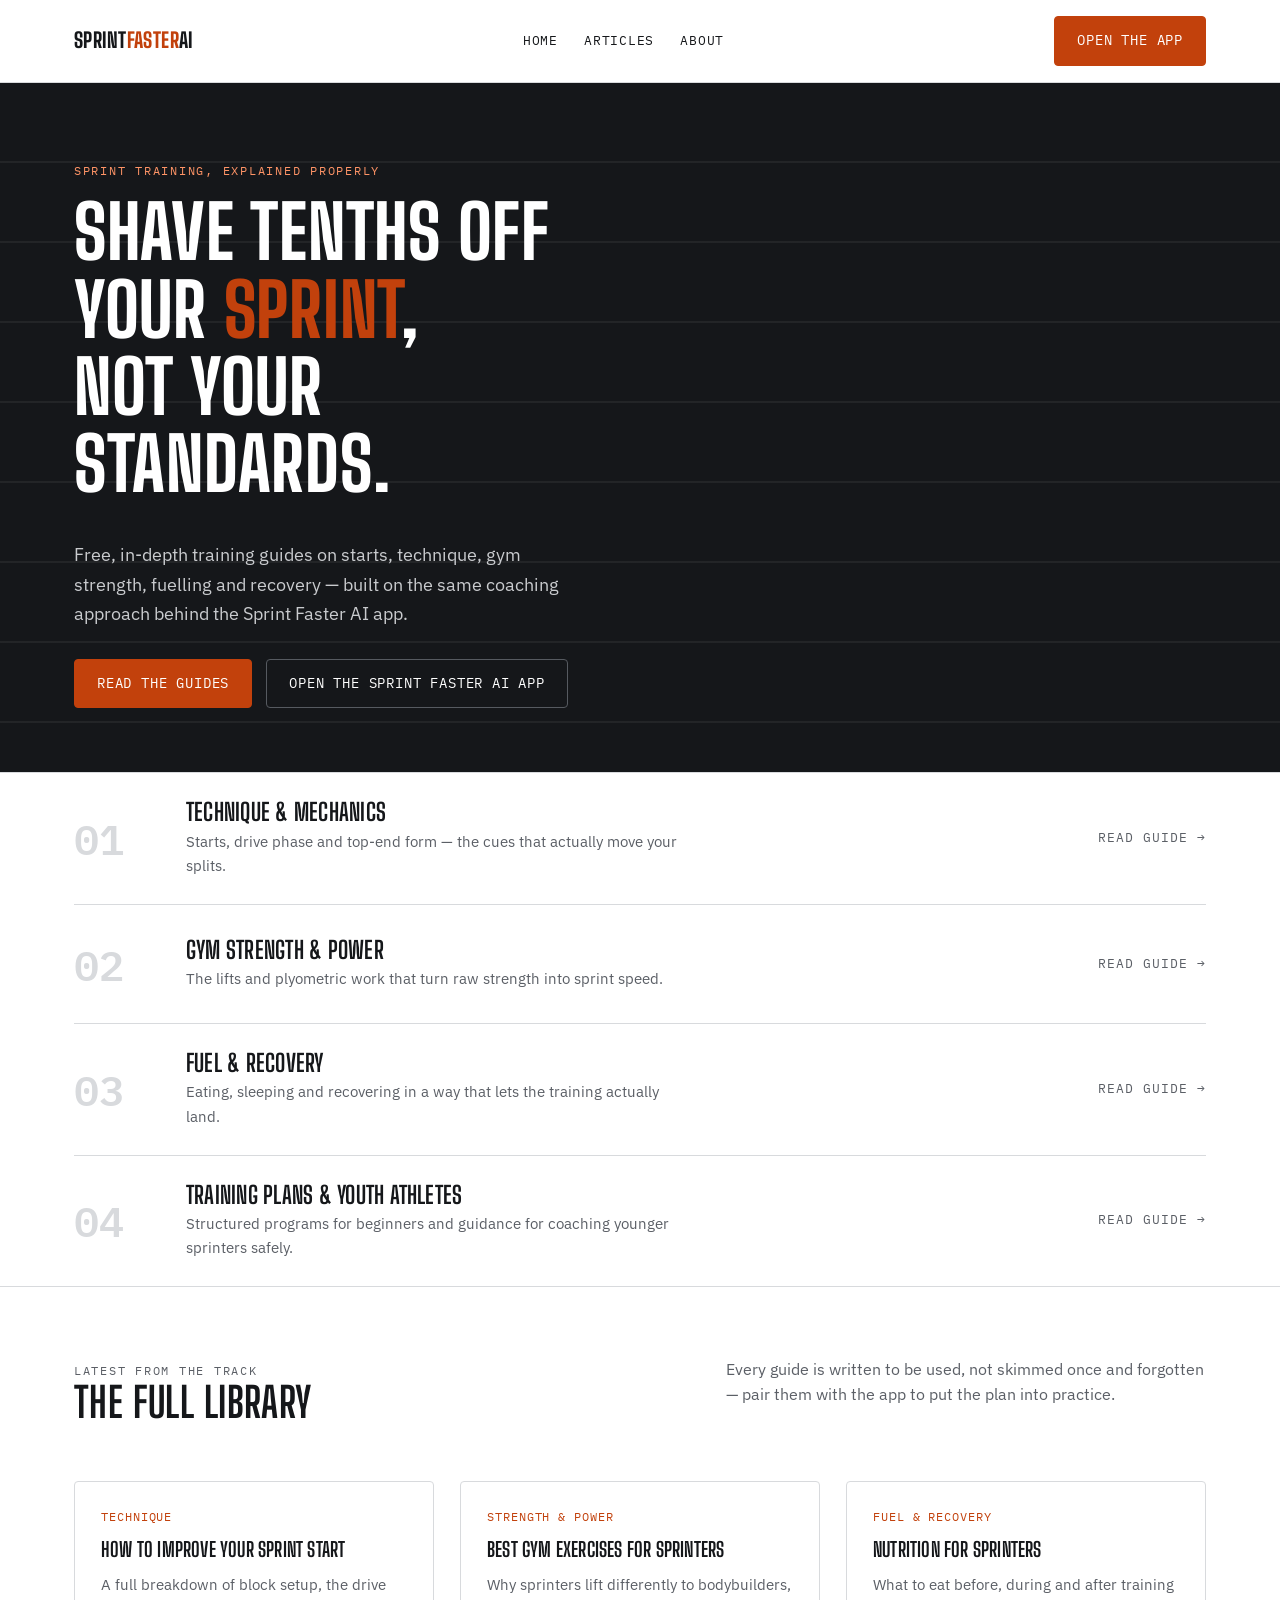
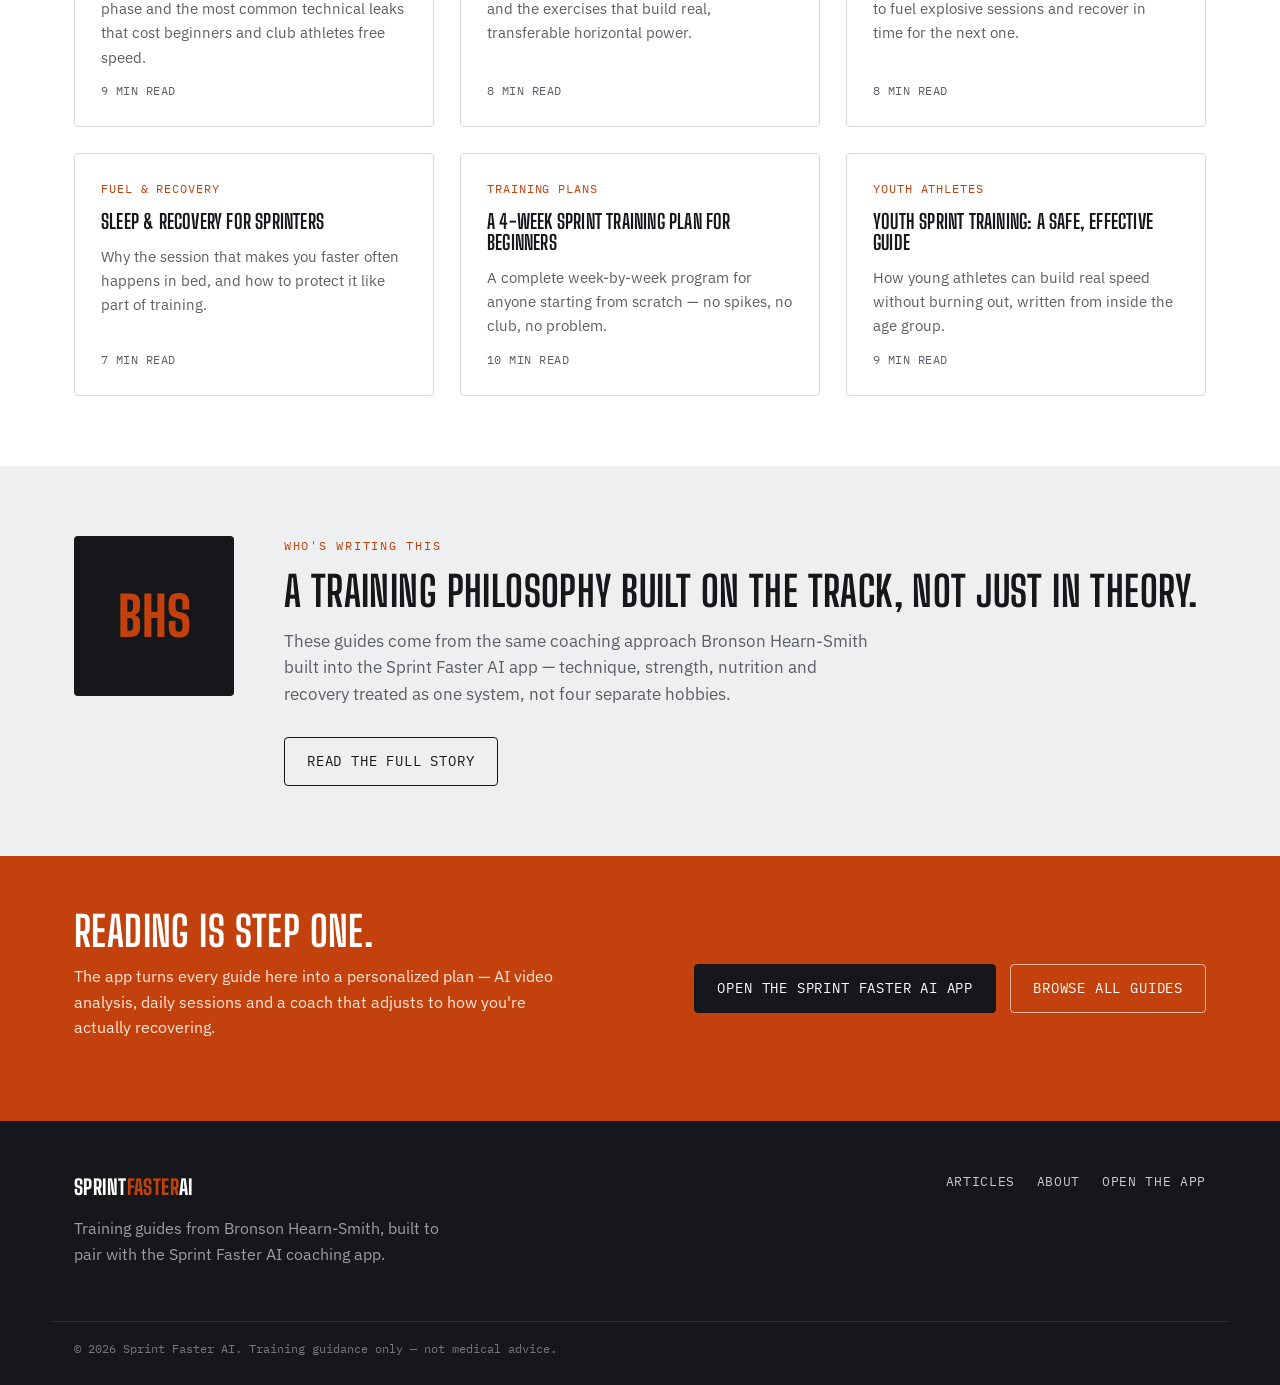
<file: index.html>
<!DOCTYPE html>
<html lang="en">
<head>
<meta charset="UTF-8">
<meta name="viewport" content="width=device-width, initial-scale=1.0">
<title>Sprint Faster AI — Sprint Training Guides, Technique &amp; Coaching Tips</title>
<meta name="description" content="Free, in-depth sprint training guides on starts, technique, gym strength, nutrition and recovery — from the coaching philosophy behind the Sprint Faster AI app.">
<link rel="canonical" href="https://sprintfasterai.com/">
<meta property="og:type" content="website">
<meta property="og:title" content="Sprint Faster AI — Sprint Training Guides, Technique & Coaching Tips">
<meta property="og:description" content="Free, in-depth sprint training guides on starts, technique, gym strength, nutrition and recovery.">
<meta property="og:url" content="https://sprintfasterai.com/">
<link rel="icon" href="data:image/svg+xml,%3Csvg xmlns='http://www.w3.org/2000/svg' viewBox='0 0 32 32'%3E%3Crect width='32' height='32' rx='6' fill='%23c2410c'/%3E%3Crect x='4' y='14' width='24' height='4' fill='white'/%3E%3C/svg%3E">
<link rel="preconnect" href="https://fonts.googleapis.com">
<link rel="preconnect" href="https://fonts.gstatic.com" crossorigin>
<link href="https://fonts.googleapis.com/css2?family=Big+Shoulders+Display:wght@700;800&family=IBM+Plex+Mono:wght@500;600&family=IBM+Plex+Sans:wght@400;500;600&display=swap" rel="stylesheet">
<link rel="stylesheet" href="/css/styles.css">
<script type="application/ld+json">
{
  "@context": "https://schema.org",
  "@type": "WebSite",
  "name": "Sprint Faster AI",
  "url": "https://sprintfasterai.com/",
  "description": "Sprint training guides on technique, strength, nutrition and recovery."
}
</script>
</head>
<body>
<a class="skip-link" href="#main">Skip to content</a>

<header class="site-header">
  <div class="wrap header-inner">
    <a href="/" class="logo">SPRINT<span>FASTER</span>AI</a>
    <nav class="site-nav" aria-label="Primary">
      <a href="/">Home</a>
      <a href="/blog/">Articles</a>
      <a href="/about.html">About</a>
    </nav>
    <a class="btn btn-primary" href="https://studio.com/apps/bronson/sprintfasterai">Open the App</a>
  </div>
</header>

<main id="main">

  <section class="hero">
    <div class="wrap">
      <p class="eyebrow" style="color:#ff9466">Sprint training, explained properly</p>
      <h1>Shave tenths off your <em>sprint</em>,<br>not your standards.</h1>
      <p class="hero-sub">Free, in-depth training guides on starts, technique, gym strength, fuelling and recovery — built on the same coaching approach behind the Sprint Faster AI app.</p>
      <div class="hero-actions">
        <a class="btn btn-primary" href="/blog/">Read the guides</a>
        <a class="btn btn-ghost" href="https://studio.com/apps/bronson/sprintfasterai">Open the Sprint Faster AI app</a>
      </div>
    </div>
  </section>

  <section class="lanes">
    <div class="wrap">

      <a class="lane" href="/blog/sprint-start-technique.html">
        <span class="lane-num">01</span>
        <span class="lane-body">
          <h3>Technique &amp; Mechanics</h3>
          <p>Starts, drive phase and top-end form — the cues that actually move your splits.</p>
        </span>
        <span class="lane-go">Read guide →</span>
      </a>

      <a class="lane" href="/blog/gym-exercises-for-sprinters.html">
        <span class="lane-num">02</span>
        <span class="lane-body">
          <h3>Gym Strength &amp; Power</h3>
          <p>The lifts and plyometric work that turn raw strength into sprint speed.</p>
        </span>
        <span class="lane-go">Read guide →</span>
      </a>

      <a class="lane" href="/blog/nutrition-for-sprinters.html">
        <span class="lane-num">03</span>
        <span class="lane-body">
          <h3>Fuel &amp; Recovery</h3>
          <p>Eating, sleeping and recovering in a way that lets the training actually land.</p>
        </span>
        <span class="lane-go">Read guide →</span>
      </a>

      <a class="lane" href="/blog/beginner-sprint-training-plan.html">
        <span class="lane-num">04</span>
        <span class="lane-body">
          <h3>Training Plans &amp; Youth Athletes</h3>
          <p>Structured programs for beginners and guidance for coaching younger sprinters safely.</p>
        </span>
        <span class="lane-go">Read guide →</span>
      </a>

    </div>
  </section>

  <section class="section">
    <div class="wrap">
      <div class="section-head">
        <div>
          <p class="eyebrow">Latest from the track</p>
          <h2>The full library</h2>
        </div>
        <p>Every guide is written to be used, not skimmed once and forgotten — pair them with the app to put the plan into practice.</p>
      </div>

      <div class="card-grid">

        <article class="post-card">
          <span class="post-tag">Technique</span>
          <h3><a href="/blog/sprint-start-technique.html">How to Improve Your Sprint Start</a></h3>
          <p class="post-excerpt">A full breakdown of block setup, the drive phase and the most common technical leaks that cost beginners and club athletes free speed.</p>
          <span class="post-meta">9 min read</span>
        </article>

        <article class="post-card">
          <span class="post-tag">Strength &amp; Power</span>
          <h3><a href="/blog/gym-exercises-for-sprinters.html">Best Gym Exercises for Sprinters</a></h3>
          <p class="post-excerpt">Why sprinters lift differently to bodybuilders, and the exercises that build real, transferable horizontal power.</p>
          <span class="post-meta">8 min read</span>
        </article>

        <article class="post-card">
          <span class="post-tag">Fuel &amp; Recovery</span>
          <h3><a href="/blog/nutrition-for-sprinters.html">Nutrition for Sprinters</a></h3>
          <p class="post-excerpt">What to eat before, during and after training to fuel explosive sessions and recover in time for the next one.</p>
          <span class="post-meta">8 min read</span>
        </article>

        <article class="post-card">
          <span class="post-tag">Fuel &amp; Recovery</span>
          <h3><a href="/blog/sleep-recovery-for-sprinters.html">Sleep &amp; Recovery for Sprinters</a></h3>
          <p class="post-excerpt">Why the session that makes you faster often happens in bed, and how to protect it like part of training.</p>
          <span class="post-meta">7 min read</span>
        </article>

        <article class="post-card">
          <span class="post-tag">Training Plans</span>
          <h3><a href="/blog/beginner-sprint-training-plan.html">A 4-Week Sprint Training Plan for Beginners</a></h3>
          <p class="post-excerpt">A complete week-by-week program for anyone starting from scratch — no spikes, no club, no problem.</p>
          <span class="post-meta">10 min read</span>
        </article>

        <article class="post-card">
          <span class="post-tag">Youth Athletes</span>
          <h3><a href="/blog/youth-sprint-training-guide.html">Youth Sprint Training: A Safe, Effective Guide</a></h3>
          <p class="post-excerpt">How young athletes can build real speed without burning out, written from inside the age group.</p>
          <span class="post-meta">9 min read</span>
        </article>

      </div>
    </div>
  </section>

  <section class="section section-alt">
    <div class="wrap bio-grid" style="grid-template-columns: 160px 1fr;">
      <div class="bio-mark" aria-hidden="true">BHS</div>
      <div>
        <p class="eyebrow">Who's writing this</p>
        <h2 style="margin-bottom:14px;">A training philosophy built on the track, not just in theory.</h2>
        <p style="max-width:60ch;color:var(--asphalt);font-size:1.05rem;">These guides come from the same coaching approach Bronson Hearn-Smith built into the Sprint Faster AI app — technique, strength, nutrition and recovery treated as one system, not four separate hobbies.</p>
        <a class="btn btn-ghost" href="/about.html" style="margin-top:10px;">Read the full story</a>
      </div>
    </div>
  </section>

  <section class="cta-band">
    <div class="wrap cta-flex">
      <div>
        <h2>Reading is step one.</h2>
        <p>The app turns every guide here into a personalized plan — AI video analysis, daily sessions and a coach that adjusts to how you're actually recovering.</p>
      </div>
      <div class="hero-actions" style="margin-top:0;">
        <a class="btn btn-primary" href="https://studio.com/apps/bronson/sprintfasterai">Open the Sprint Faster AI app</a>
        <a class="btn btn-ghost" href="/blog/">Browse all guides</a>
      </div>
    </div>
  </section>

</main>

<footer class="site-footer">
  <div class="wrap footer-inner">
    <div>
      <a href="/" class="logo">SPRINT<span>FASTER</span>AI</a>
      <p>Training guides from Bronson Hearn-Smith, built to pair with the Sprint Faster AI coaching app.</p>
    </div>
    <nav class="footer-links" aria-label="Footer">
      <a href="/blog/">Articles</a>
      <a href="/about.html">About</a>
      <a href="https://studio.com/apps/bronson/sprintfasterai">Open the App</a>
    </nav>
  </div>
  <div class="wrap footer-bottom">© 2026 Sprint Faster AI. Training guidance only — not medical advice.</div>
</footer>

</body>
</html>
</file>
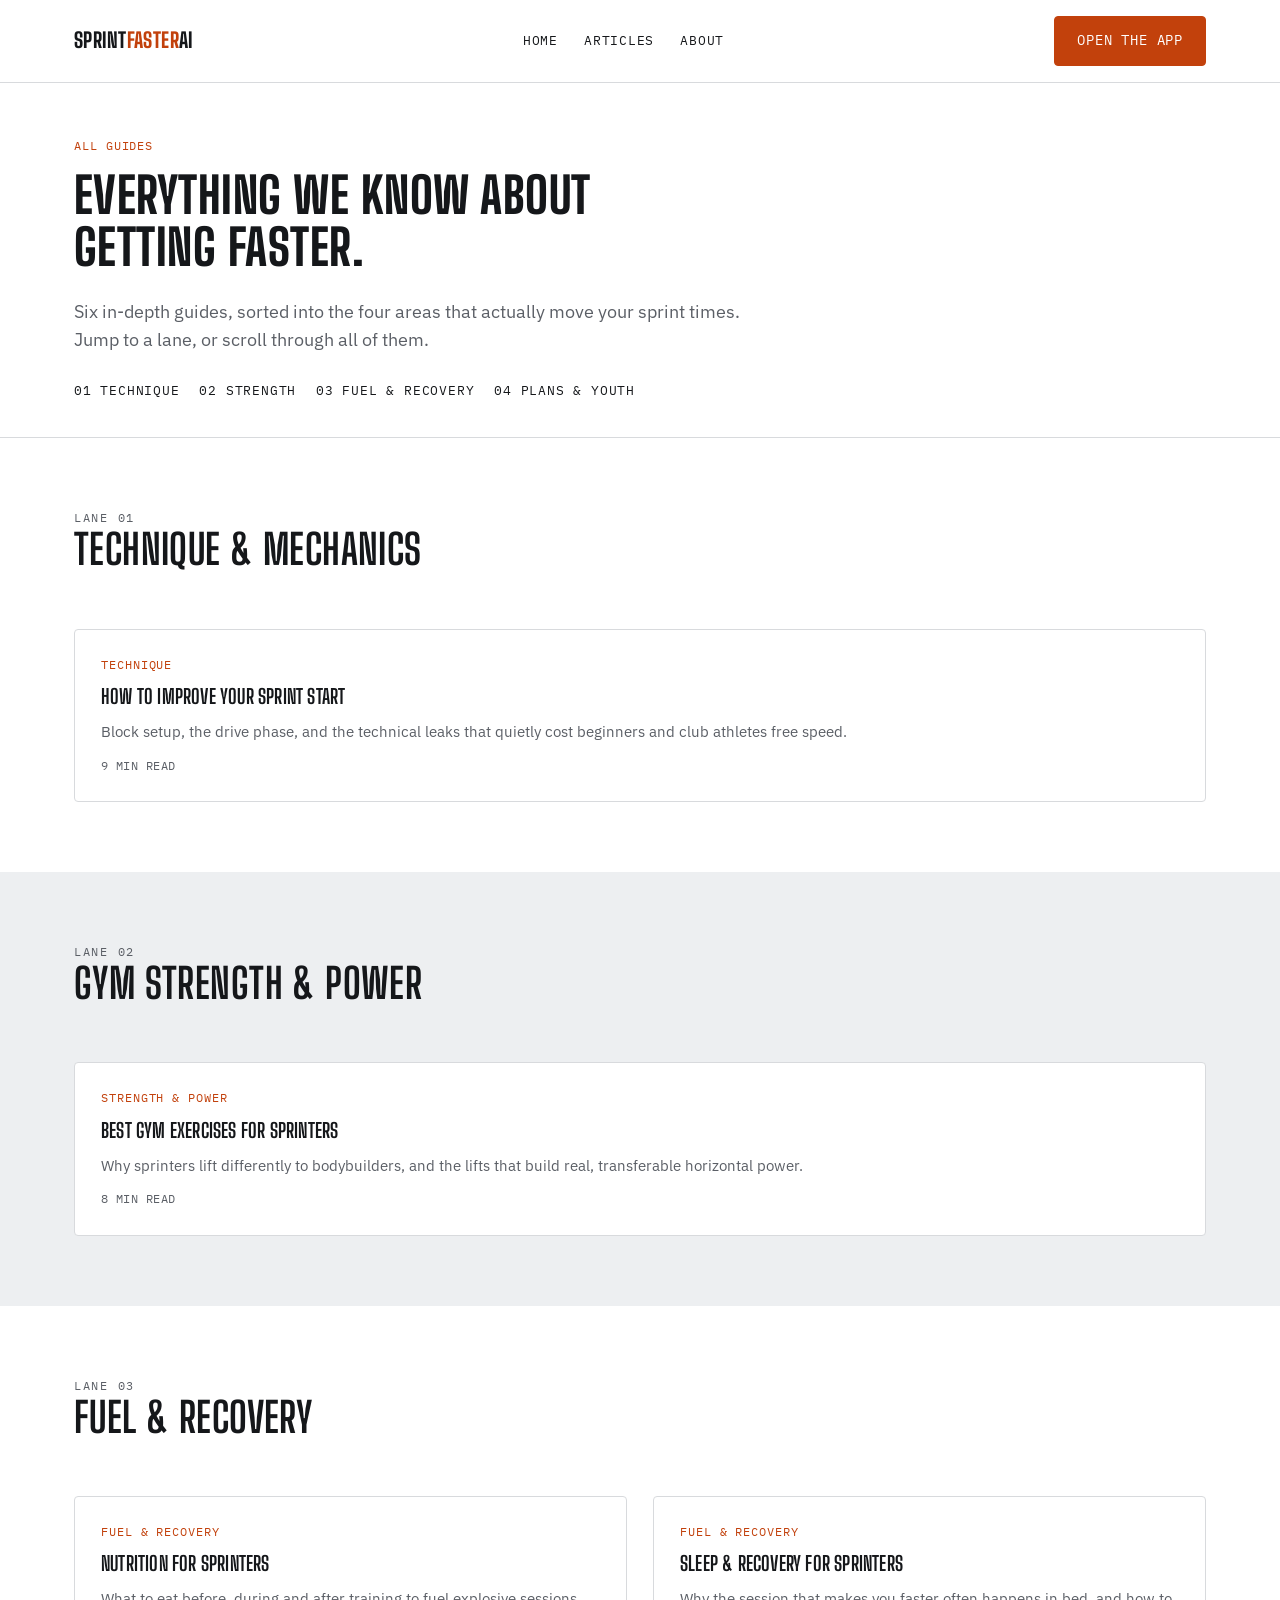
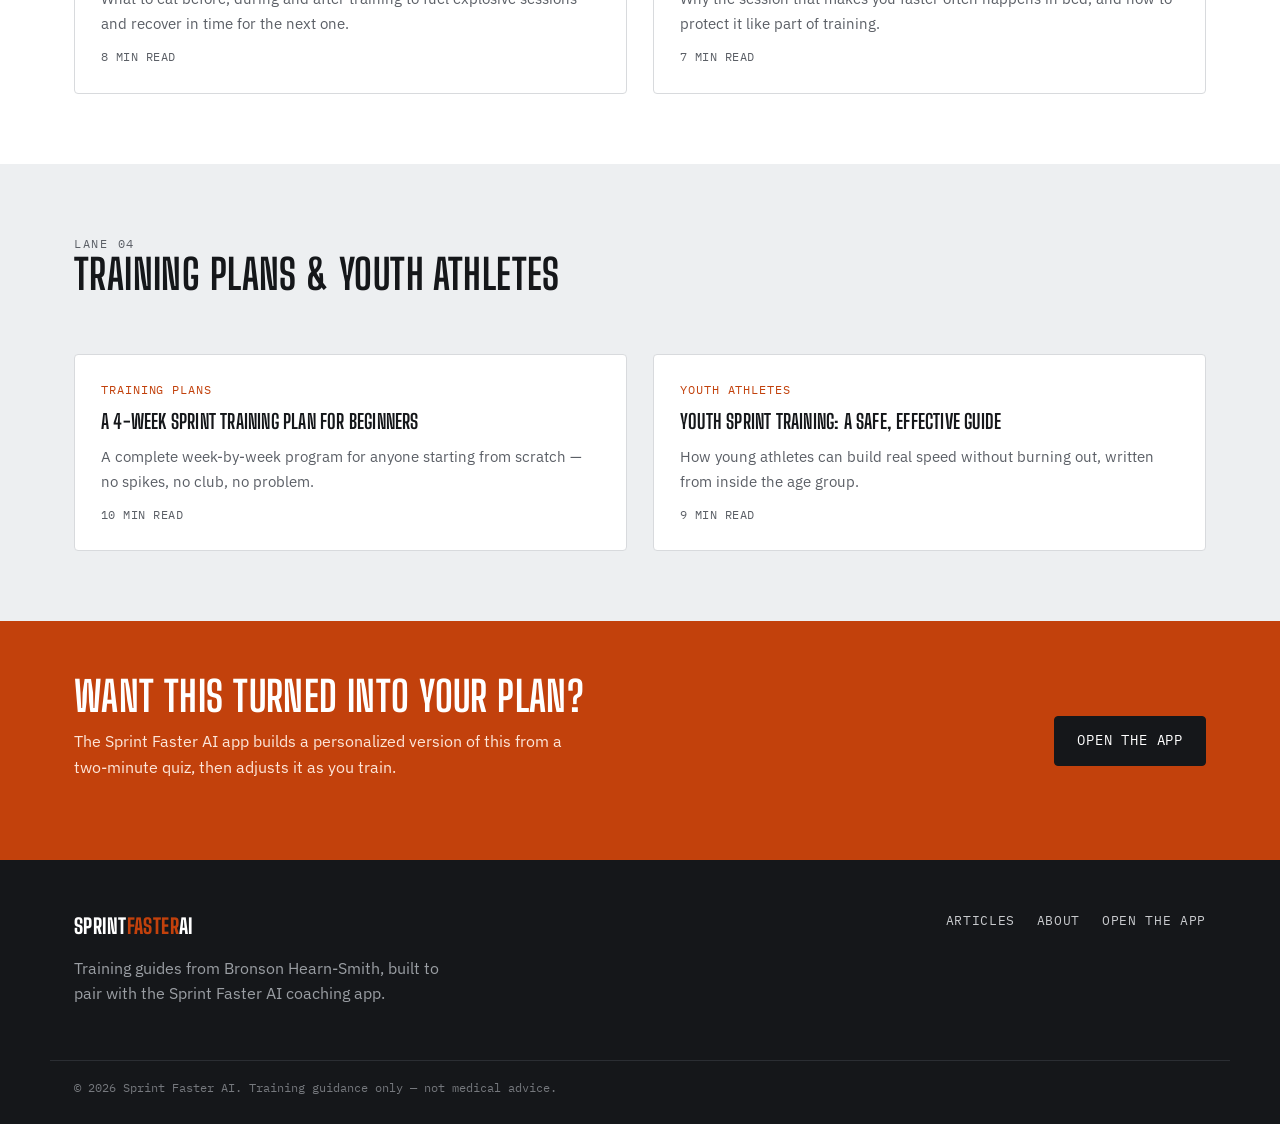
<file: blog/index.html>
<!DOCTYPE html>
<html lang="en">
<head>
<meta charset="UTF-8">
<meta name="viewport" content="width=device-width, initial-scale=1.0">
<title>Sprint Training Articles &amp; Guides | Sprint Faster AI</title>
<meta name="description" content="Sprint training guides covering technique, gym strength, nutrition, recovery and youth athlete programming.">
<link rel="canonical" href="https://sprintfasterai.com/blog/">
<link rel="icon" href="data:image/svg+xml,%3Csvg xmlns='http://www.w3.org/2000/svg' viewBox='0 0 32 32'%3E%3Crect width='32' height='32' rx='6' fill='%23c2410c'/%3E%3Crect x='4' y='14' width='24' height='4' fill='white'/%3E%3C/svg%3E">
<link rel="preconnect" href="https://fonts.googleapis.com">
<link rel="preconnect" href="https://fonts.gstatic.com" crossorigin>
<link href="https://fonts.googleapis.com/css2?family=Big+Shoulders+Display:wght@700;800&family=IBM+Plex+Mono:wght@500;600&family=IBM+Plex+Sans:wght@400;500;600&display=swap" rel="stylesheet">
<link rel="stylesheet" href="/css/styles.css">
</head>
<body>
<a class="skip-link" href="#main">Skip to content</a>

<header class="site-header">
  <div class="wrap header-inner">
    <a href="/" class="logo">SPRINT<span>FASTER</span>AI</a>
    <nav class="site-nav" aria-label="Primary">
      <a href="/">Home</a>
      <a href="/blog/">Articles</a>
      <a href="/about.html">About</a>
    </nav>
    <a class="btn btn-primary" href="https://studio.com/apps/bronson/sprintfasterai">Open the App</a>
  </div>
</header>

<main id="main">

  <header class="article-head">
    <div class="wrap">
      <span class="post-tag">All guides</span>
      <h1>Everything we know about getting faster.</h1>
      <p class="dek">Six in-depth guides, sorted into the four areas that actually move your sprint times. Jump to a lane, or scroll through all of them.</p>
      <nav class="site-nav" aria-label="Jump to section" style="margin-top:26px; gap:20px;">
        <a href="#technique">01 Technique</a>
        <a href="#strength">02 Strength</a>
        <a href="#fuel">03 Fuel &amp; Recovery</a>
        <a href="#plans">04 Plans &amp; Youth</a>
      </nav>
    </div>
  </header>

  <section class="section" id="technique">
    <div class="wrap">
      <div class="section-head">
        <div><p class="eyebrow">Lane 01</p><h2>Technique &amp; mechanics</h2></div>
      </div>
      <div class="card-grid">
        <article class="post-card">
          <span class="post-tag">Technique</span>
          <h3><a href="/blog/sprint-start-technique.html">How to Improve Your Sprint Start</a></h3>
          <p class="post-excerpt">Block setup, the drive phase, and the technical leaks that quietly cost beginners and club athletes free speed.</p>
          <span class="post-meta">9 min read</span>
        </article>
      </div>
    </div>
  </section>

  <section class="section section-alt" id="strength">
    <div class="wrap">
      <div class="section-head">
        <div><p class="eyebrow">Lane 02</p><h2>Gym strength &amp; power</h2></div>
      </div>
      <div class="card-grid">
        <article class="post-card">
          <span class="post-tag">Strength &amp; Power</span>
          <h3><a href="/blog/gym-exercises-for-sprinters.html">Best Gym Exercises for Sprinters</a></h3>
          <p class="post-excerpt">Why sprinters lift differently to bodybuilders, and the lifts that build real, transferable horizontal power.</p>
          <span class="post-meta">8 min read</span>
        </article>
      </div>
    </div>
  </section>

  <section class="section" id="fuel">
    <div class="wrap">
      <div class="section-head">
        <div><p class="eyebrow">Lane 03</p><h2>Fuel &amp; recovery</h2></div>
      </div>
      <div class="card-grid">
        <article class="post-card">
          <span class="post-tag">Fuel &amp; Recovery</span>
          <h3><a href="/blog/nutrition-for-sprinters.html">Nutrition for Sprinters</a></h3>
          <p class="post-excerpt">What to eat before, during and after training to fuel explosive sessions and recover in time for the next one.</p>
          <span class="post-meta">8 min read</span>
        </article>
        <article class="post-card">
          <span class="post-tag">Fuel &amp; Recovery</span>
          <h3><a href="/blog/sleep-recovery-for-sprinters.html">Sleep &amp; Recovery for Sprinters</a></h3>
          <p class="post-excerpt">Why the session that makes you faster often happens in bed, and how to protect it like part of training.</p>
          <span class="post-meta">7 min read</span>
        </article>
      </div>
    </div>
  </section>

  <section class="section section-alt" id="plans">
    <div class="wrap">
      <div class="section-head">
        <div><p class="eyebrow">Lane 04</p><h2>Training plans &amp; youth athletes</h2></div>
      </div>
      <div class="card-grid">
        <article class="post-card">
          <span class="post-tag">Training Plans</span>
          <h3><a href="/blog/beginner-sprint-training-plan.html">A 4-Week Sprint Training Plan for Beginners</a></h3>
          <p class="post-excerpt">A complete week-by-week program for anyone starting from scratch — no spikes, no club, no problem.</p>
          <span class="post-meta">10 min read</span>
        </article>
        <article class="post-card">
          <span class="post-tag">Youth Athletes</span>
          <h3><a href="/blog/youth-sprint-training-guide.html">Youth Sprint Training: A Safe, Effective Guide</a></h3>
          <p class="post-excerpt">How young athletes can build real speed without burning out, written from inside the age group.</p>
          <span class="post-meta">9 min read</span>
        </article>
      </div>
    </div>
  </section>

  <section class="cta-band">
    <div class="wrap cta-flex">
      <div>
        <h2>Want this turned into your plan?</h2>
        <p>The Sprint Faster AI app builds a personalized version of this from a two-minute quiz, then adjusts it as you train.</p>
      </div>
      <a class="btn btn-primary" href="https://studio.com/apps/bronson/sprintfasterai">Open the App</a>
    </div>
  </section>

</main>

<footer class="site-footer">
  <div class="wrap footer-inner">
    <div>
      <a href="/" class="logo">SPRINT<span>FASTER</span>AI</a>
      <p>Training guides from Bronson Hearn-Smith, built to pair with the Sprint Faster AI coaching app.</p>
    </div>
    <nav class="footer-links" aria-label="Footer">
      <a href="/blog/">Articles</a>
      <a href="/about.html">About</a>
      <a href="https://studio.com/apps/bronson/sprintfasterai">Open the App</a>
    </nav>
  </div>
  <div class="wrap footer-bottom">© 2026 Sprint Faster AI. Training guidance only — not medical advice.</div>
</footer>

</body>
</html>
</file>
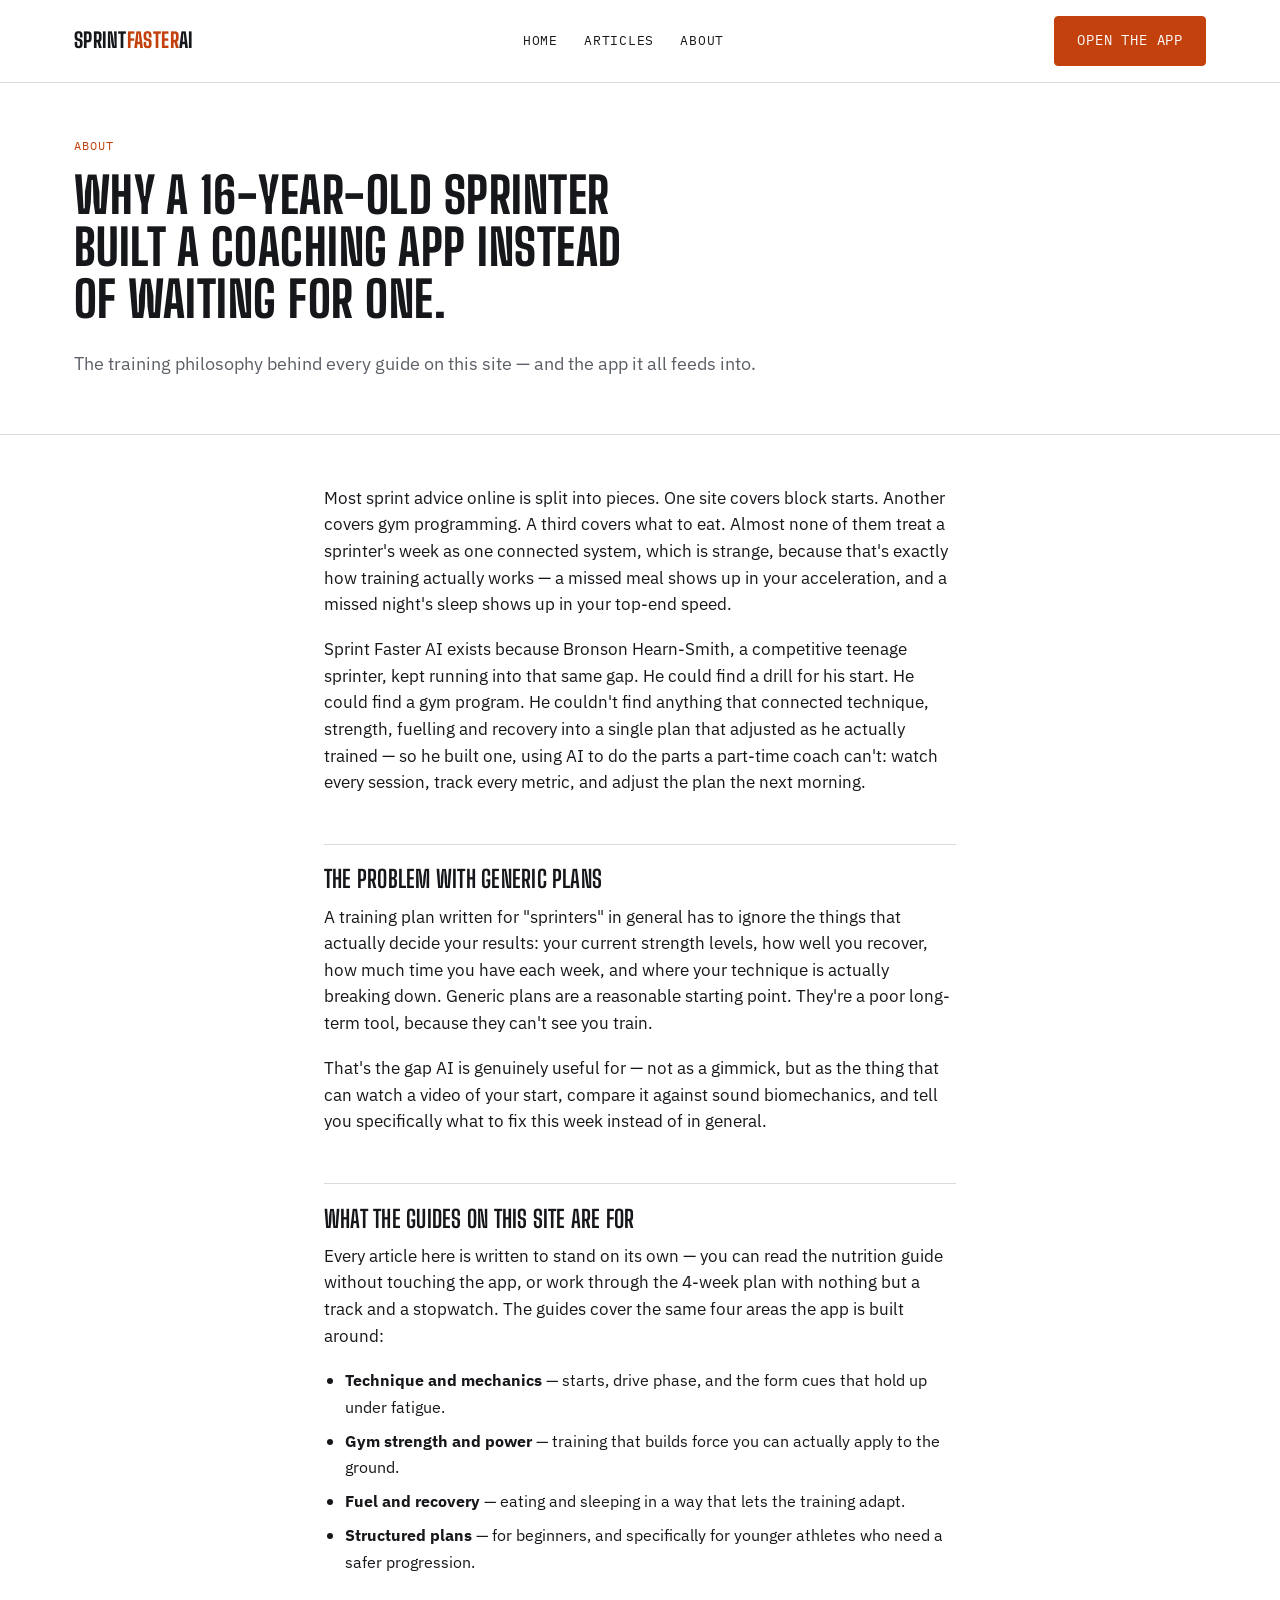
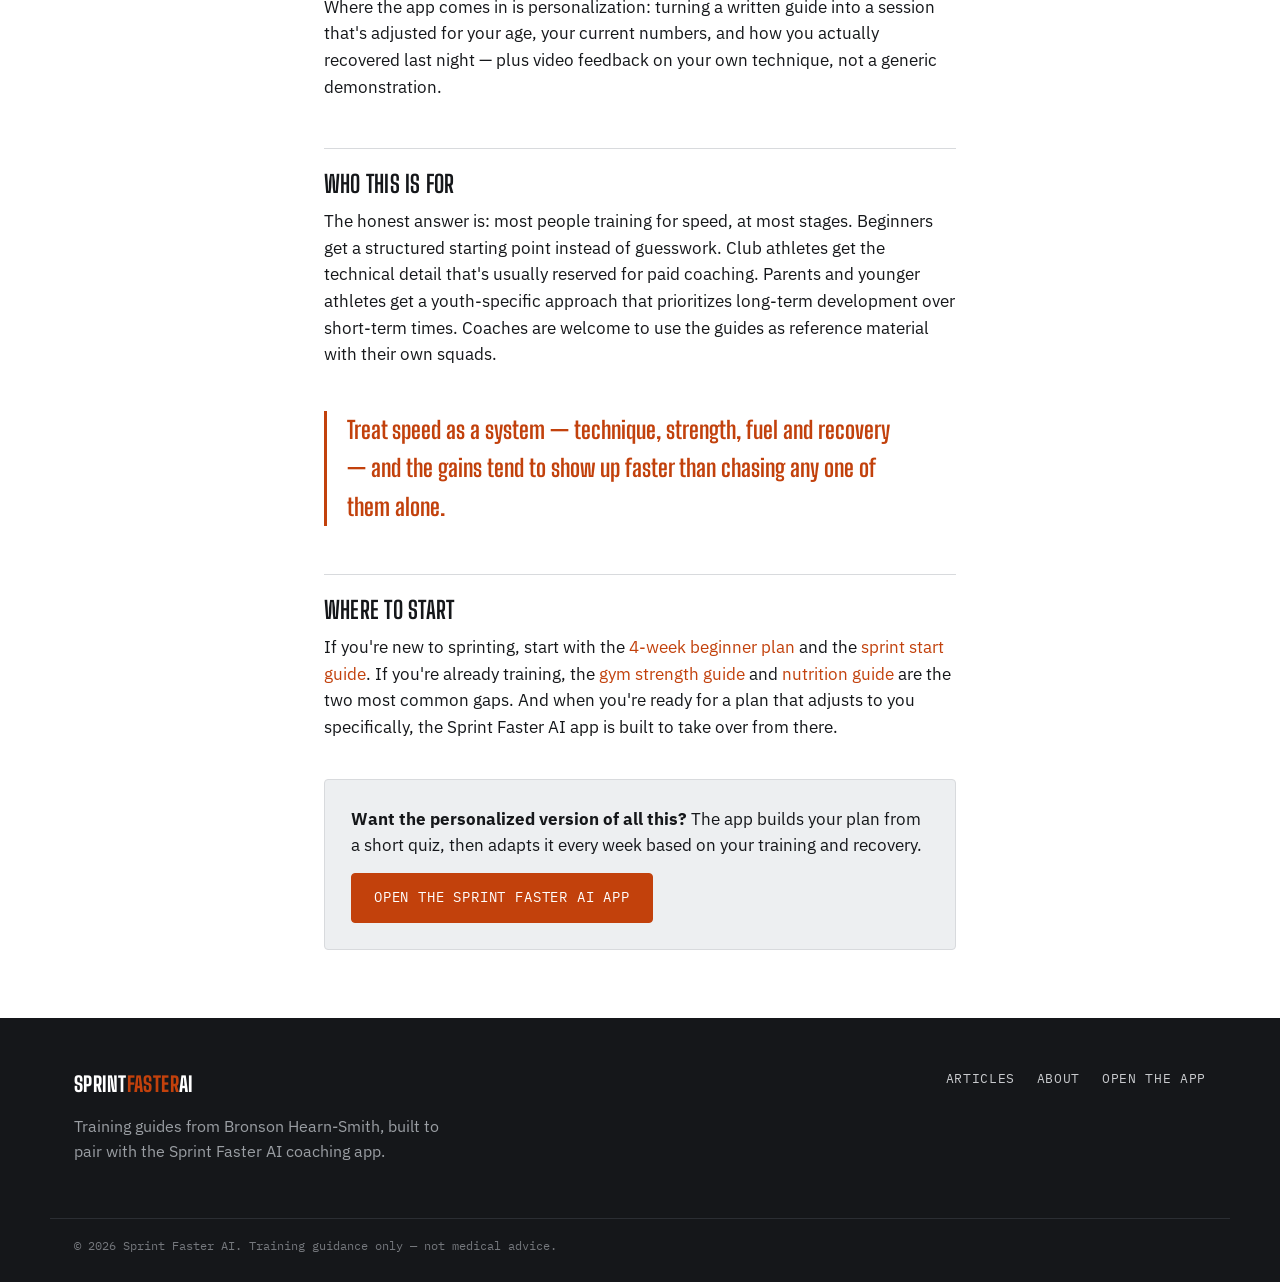
<file: about.html>
<!DOCTYPE html>
<html lang="en">
<head>
<meta charset="UTF-8">
<meta name="viewport" content="width=device-width, initial-scale=1.0">
<title>About Bronson Hearn-Smith | Sprint Faster AI</title>
<meta name="description" content="The story behind Sprint Faster AI — built by 16-year-old sprinter Bronson Hearn-Smith to combine technique, strength, nutrition and recovery into one training system.">
<link rel="canonical" href="https://sprintfasterai.com/about.html">
<link rel="icon" href="data:image/svg+xml,%3Csvg xmlns='http://www.w3.org/2000/svg' viewBox='0 0 32 32'%3E%3Crect width='32' height='32' rx='6' fill='%23c2410c'/%3E%3Crect x='4' y='14' width='24' height='4' fill='white'/%3E%3C/svg%3E">
<link rel="preconnect" href="https://fonts.googleapis.com">
<link rel="preconnect" href="https://fonts.gstatic.com" crossorigin>
<link href="https://fonts.googleapis.com/css2?family=Big+Shoulders+Display:wght@700;800&family=IBM+Plex+Mono:wght@500;600&family=IBM+Plex+Sans:wght@400;500;600&display=swap" rel="stylesheet">
<link rel="stylesheet" href="/css/styles.css">
</head>
<body>
<a class="skip-link" href="#main">Skip to content</a>

<header class="site-header">
  <div class="wrap header-inner">
    <a href="/" class="logo">SPRINT<span>FASTER</span>AI</a>
    <nav class="site-nav" aria-label="Primary">
      <a href="/">Home</a>
      <a href="/blog/">Articles</a>
      <a href="/about.html">About</a>
    </nav>
    <a class="btn btn-primary" href="https://studio.com/apps/bronson/sprintfasterai">Open the App</a>
  </div>
</header>

<main id="main">

  <header class="article-head">
    <div class="wrap">
      <span class="post-tag">About</span>
      <h1>Why a 16-year-old sprinter built a coaching app instead of waiting for one.</h1>
      <p class="dek">The training philosophy behind every guide on this site — and the app it all feeds into.</p>
    </div>
  </header>

  <div class="prose">

    <p>Most sprint advice online is split into pieces. One site covers block starts. Another covers gym programming. A third covers what to eat. Almost none of them treat a sprinter's week as one connected system, which is strange, because that's exactly how training actually works — a missed meal shows up in your acceleration, and a missed night's sleep shows up in your top-end speed.</p>

    <p>Sprint Faster AI exists because Bronson Hearn-Smith, a competitive teenage sprinter, kept running into that same gap. He could find a drill for his start. He could find a gym program. He couldn't find anything that connected technique, strength, fuelling and recovery into a single plan that adjusted as he actually trained — so he built one, using AI to do the parts a part-time coach can't: watch every session, track every metric, and adjust the plan the next morning.</p>

    <h2>The problem with generic plans</h2>
    <p>A training plan written for "sprinters" in general has to ignore the things that actually decide your results: your current strength levels, how well you recover, how much time you have each week, and where your technique is actually breaking down. Generic plans are a reasonable starting point. They're a poor long-term tool, because they can't see you train.</p>

    <p>That's the gap AI is genuinely useful for — not as a gimmick, but as the thing that can watch a video of your start, compare it against sound biomechanics, and tell you specifically what to fix this week instead of in general.</p>

    <h2>What the guides on this site are for</h2>
    <p>Every article here is written to stand on its own — you can read the nutrition guide without touching the app, or work through the 4-week plan with nothing but a track and a stopwatch. The guides cover the same four areas the app is built around:</p>

    <ul>
      <li><strong>Technique and mechanics</strong> — starts, drive phase, and the form cues that hold up under fatigue.</li>
      <li><strong>Gym strength and power</strong> — training that builds force you can actually apply to the ground.</li>
      <li><strong>Fuel and recovery</strong> — eating and sleeping in a way that lets the training adapt.</li>
      <li><strong>Structured plans</strong> — for beginners, and specifically for younger athletes who need a safer progression.</li>
    </ul>

    <p>Where the app comes in is personalization: turning a written guide into a session that's adjusted for your age, your current numbers, and how you actually recovered last night — plus video feedback on your own technique, not a generic demonstration.</p>

    <h2>Who this is for</h2>
    <p>The honest answer is: most people training for speed, at most stages. Beginners get a structured starting point instead of guesswork. Club athletes get the technical detail that's usually reserved for paid coaching. Parents and younger athletes get a youth-specific approach that prioritizes long-term development over short-term times. Coaches are welcome to use the guides as reference material with their own squads.</p>

    <div class="pull">Treat speed as a system — technique, strength, fuel and recovery — and the gains tend to show up faster than chasing any one of them alone.</div>

    <h2>Where to start</h2>
    <p>If you're new to sprinting, start with the <a href="/blog/beginner-sprint-training-plan.html">4-week beginner plan</a> and the <a href="/blog/sprint-start-technique.html">sprint start guide</a>. If you're already training, the <a href="/blog/gym-exercises-for-sprinters.html">gym strength guide</a> and <a href="/blog/nutrition-for-sprinters.html">nutrition guide</a> are the two most common gaps. And when you're ready for a plan that adjusts to you specifically, the Sprint Faster AI app is built to take over from there.</p>

    <div class="inline-cta">
      <p><strong>Want the personalized version of all this?</strong> The app builds your plan from a short quiz, then adapts it every week based on your training and recovery.</p>
      <a class="btn btn-primary" href="https://studio.com/apps/bronson/sprintfasterai">Open the Sprint Faster AI app</a>
    </div>

  </div>

</main>

<footer class="site-footer">
  <div class="wrap footer-inner">
    <div>
      <a href="/" class="logo">SPRINT<span>FASTER</span>AI</a>
      <p>Training guides from Bronson Hearn-Smith, built to pair with the Sprint Faster AI coaching app.</p>
    </div>
    <nav class="footer-links" aria-label="Footer">
      <a href="/blog/">Articles</a>
      <a href="/about.html">About</a>
      <a href="https://studio.com/apps/bronson/sprintfasterai">Open the App</a>
    </nav>
  </div>
  <div class="wrap footer-bottom">© 2026 Sprint Faster AI. Training guidance only — not medical advice.</div>
</footer>

</body>
</html>
</file>
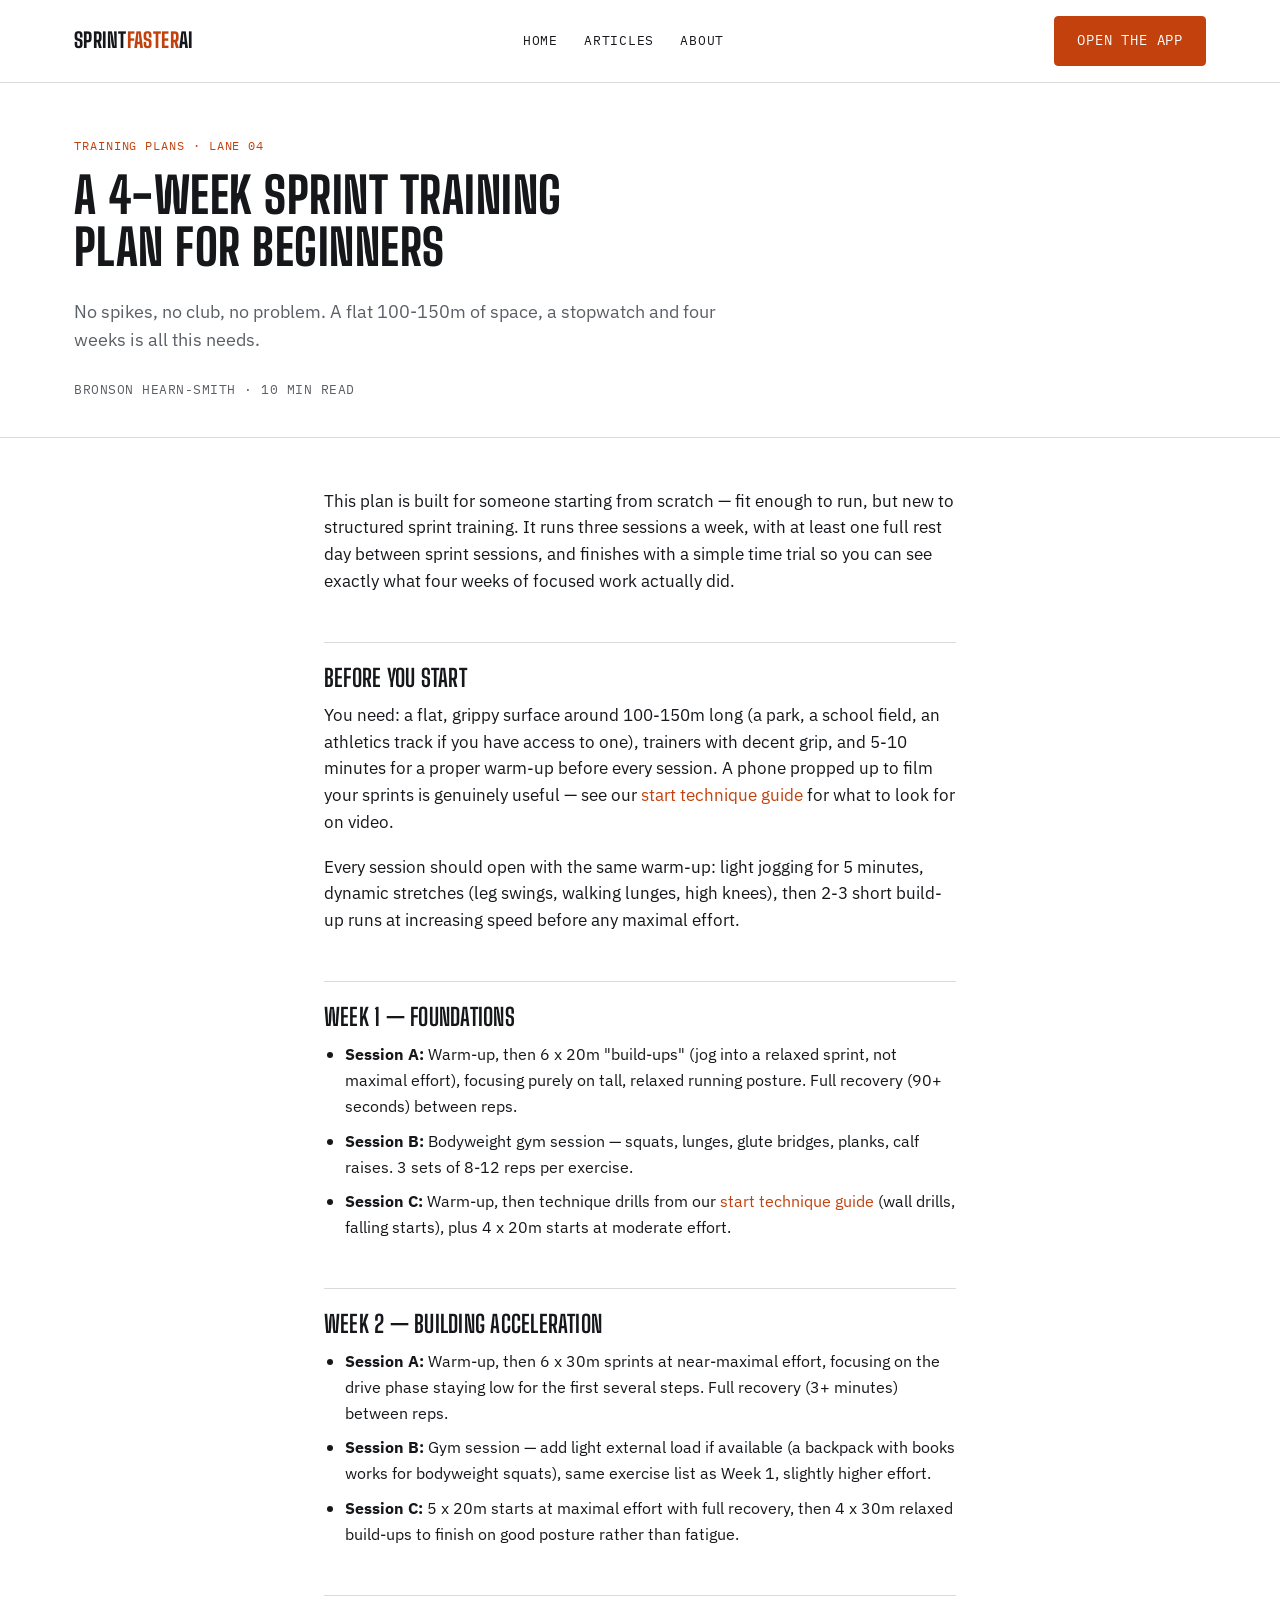
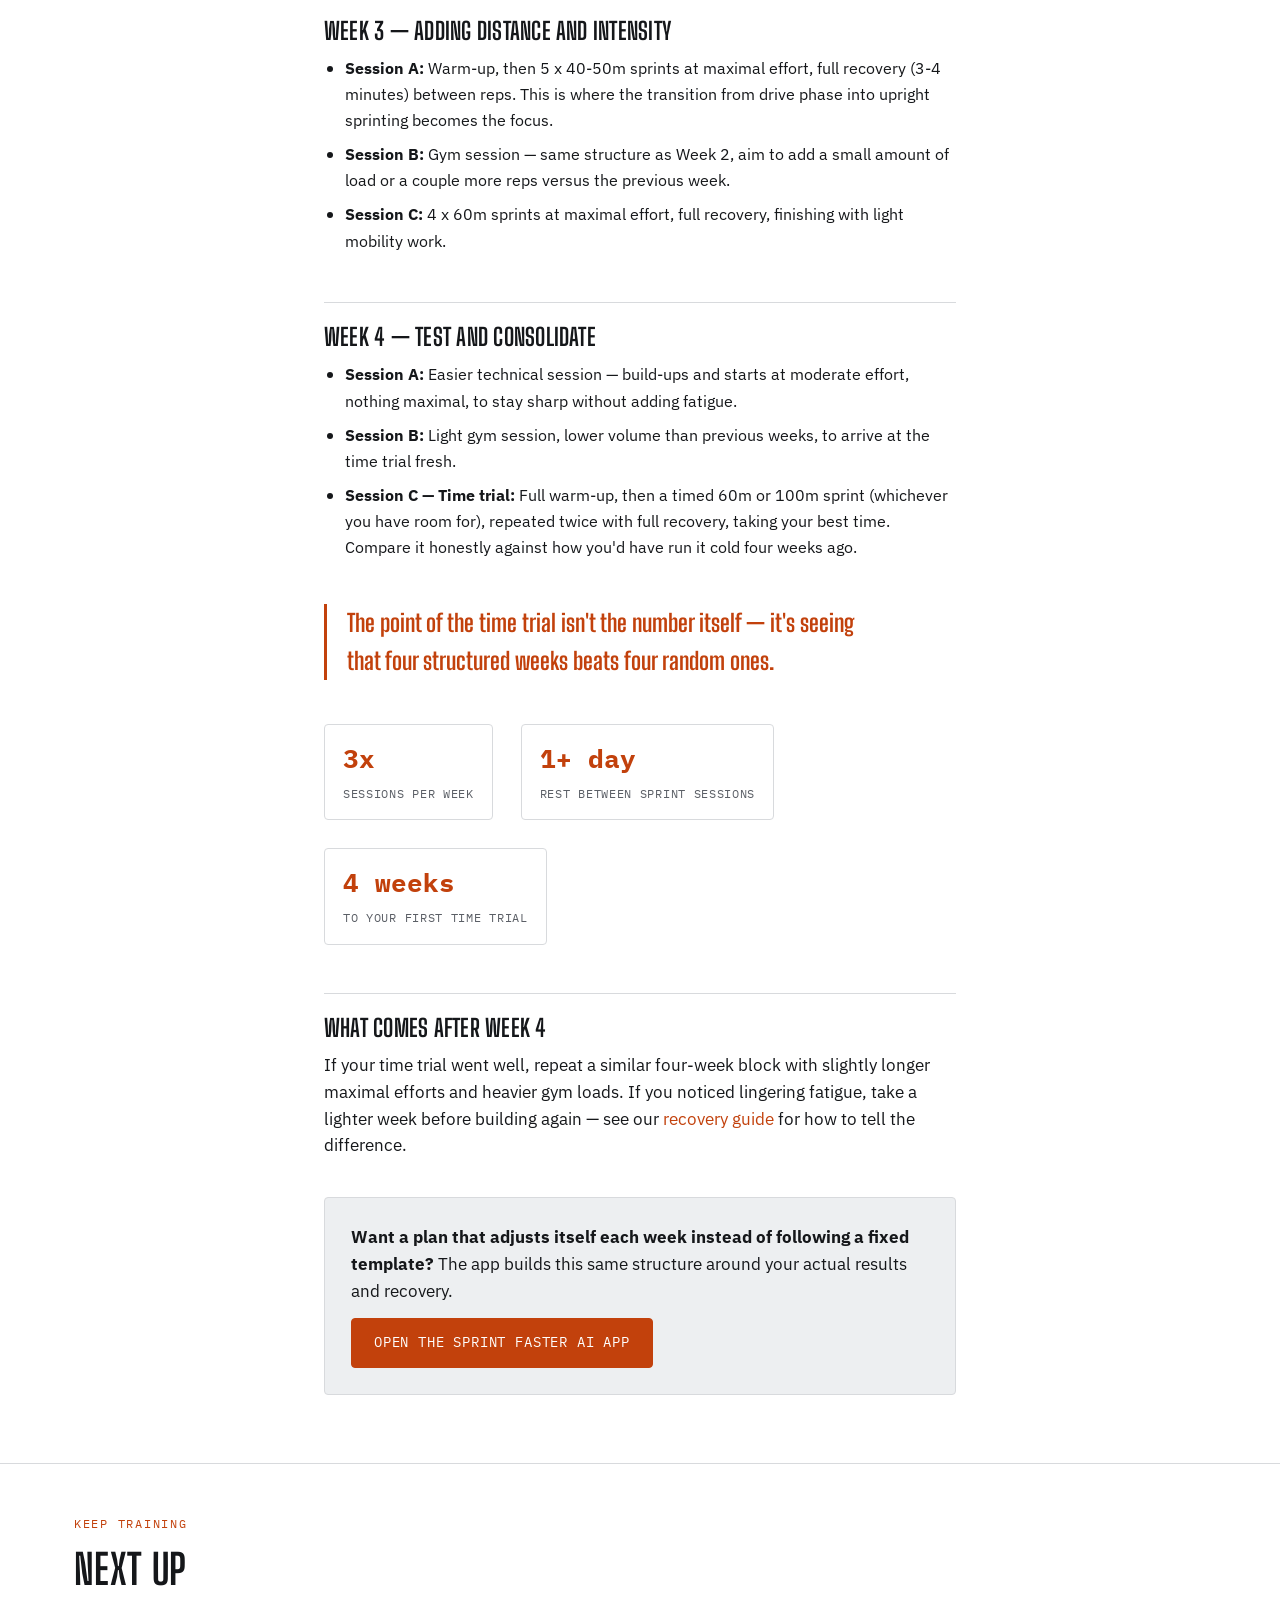
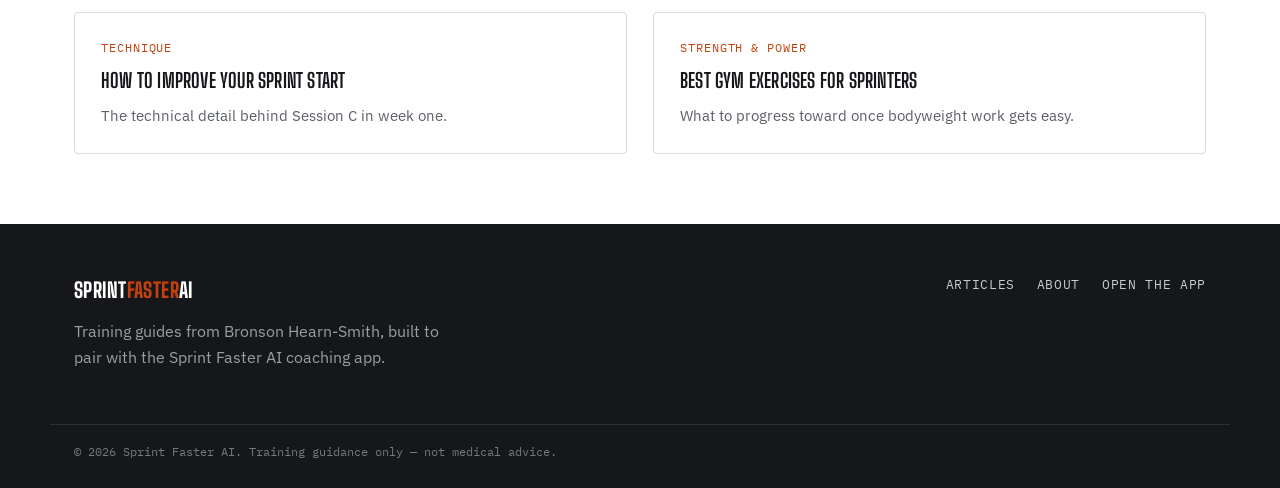
<file: blog/beginner-sprint-training-plan.html>
<!DOCTYPE html>
<html lang="en">
<head>
<meta charset="UTF-8">
<meta name="viewport" content="width=device-width, initial-scale=1.0">
<title>A 4-Week Sprint Training Plan for Beginners</title>
<meta name="description" content="A complete week-by-week sprint training plan for beginners — no spikes, no club, no problem. Technique, conditioning and a final time trial.">
<link rel="canonical" href="https://sprintfasterai.com/blog/beginner-sprint-training-plan.html">
<link rel="icon" href="data:image/svg+xml,%3Csvg xmlns='http://www.w3.org/2000/svg' viewBox='0 0 32 32'%3E%3Crect width='32' height='32' rx='6' fill='%23c2410c'/%3E%3Crect x='4' y='14' width='24' height='4' fill='white'/%3E%3C/svg%3E">
<link rel="preconnect" href="https://fonts.googleapis.com">
<link rel="preconnect" href="https://fonts.gstatic.com" crossorigin>
<link href="https://fonts.googleapis.com/css2?family=Big+Shoulders+Display:wght@700;800&family=IBM+Plex+Mono:wght@500;600&family=IBM+Plex+Sans:wght@400;500;600&display=swap" rel="stylesheet">
<link rel="stylesheet" href="/css/styles.css">
<script type="application/ld+json">
{"@context":"https://schema.org","@type":"Article","headline":"A 4-Week Sprint Training Plan for Beginners","author":{"@type":"Person","name":"Bronson Hearn-Smith"},"publisher":{"@type":"Organization","name":"Sprint Faster AI"}}
</script>
</head>
<body>
<a class="skip-link" href="#main">Skip to content</a>

<header class="site-header">
  <div class="wrap header-inner">
    <a href="/" class="logo">SPRINT<span>FASTER</span>AI</a>
    <nav class="site-nav" aria-label="Primary">
      <a href="/">Home</a>
      <a href="/blog/">Articles</a>
      <a href="/about.html">About</a>
    </nav>
    <a class="btn btn-primary" href="https://studio.com/apps/bronson/sprintfasterai">Open the App</a>
  </div>
</header>

<main id="main">
  <header class="article-head">
    <div class="wrap">
      <span class="post-tag">Training Plans · Lane 04</span>
      <h1>A 4-Week Sprint Training Plan for Beginners</h1>
      <p class="dek">No spikes, no club, no problem. A flat 100-150m of space, a stopwatch and four weeks is all this needs.</p>
      <div class="byline">Bronson Hearn-Smith · 10 min read</div>
    </div>
  </header>

  <article class="prose">

    <p>This plan is built for someone starting from scratch — fit enough to run, but new to structured sprint training. It runs three sessions a week, with at least one full rest day between sprint sessions, and finishes with a simple time trial so you can see exactly what four weeks of focused work actually did.</p>

    <h2>Before you start</h2>
    <p>You need: a flat, grippy surface around 100-150m long (a park, a school field, an athletics track if you have access to one), trainers with decent grip, and 5-10 minutes for a proper warm-up before every session. A phone propped up to film your sprints is genuinely useful — see our <a href="/blog/sprint-start-technique.html">start technique guide</a> for what to look for on video.</p>
    <p>Every session should open with the same warm-up: light jogging for 5 minutes, dynamic stretches (leg swings, walking lunges, high knees), then 2-3 short build-up runs at increasing speed before any maximal effort.</p>

    <h2>Week 1 — Foundations</h2>
    <ul>
      <li><strong>Session A:</strong> Warm-up, then 6 x 20m "build-ups" (jog into a relaxed sprint, not maximal effort), focusing purely on tall, relaxed running posture. Full recovery (90+ seconds) between reps.</li>
      <li><strong>Session B:</strong> Bodyweight gym session — squats, lunges, glute bridges, planks, calf raises. 3 sets of 8-12 reps per exercise.</li>
      <li><strong>Session C:</strong> Warm-up, then technique drills from our <a href="/blog/sprint-start-technique.html">start technique guide</a> (wall drills, falling starts), plus 4 x 20m starts at moderate effort.</li>
    </ul>

    <h2>Week 2 — Building acceleration</h2>
    <ul>
      <li><strong>Session A:</strong> Warm-up, then 6 x 30m sprints at near-maximal effort, focusing on the drive phase staying low for the first several steps. Full recovery (3+ minutes) between reps.</li>
      <li><strong>Session B:</strong> Gym session — add light external load if available (a backpack with books works for bodyweight squats), same exercise list as Week 1, slightly higher effort.</li>
      <li><strong>Session C:</strong> 5 x 20m starts at maximal effort with full recovery, then 4 x 30m relaxed build-ups to finish on good posture rather than fatigue.</li>
    </ul>

    <h2>Week 3 — Adding distance and intensity</h2>
    <ul>
      <li><strong>Session A:</strong> Warm-up, then 5 x 40-50m sprints at maximal effort, full recovery (3-4 minutes) between reps. This is where the transition from drive phase into upright sprinting becomes the focus.</li>
      <li><strong>Session B:</strong> Gym session — same structure as Week 2, aim to add a small amount of load or a couple more reps versus the previous week.</li>
      <li><strong>Session C:</strong> 4 x 60m sprints at maximal effort, full recovery, finishing with light mobility work.</li>
    </ul>

    <h2>Week 4 — Test and consolidate</h2>
    <ul>
      <li><strong>Session A:</strong> Easier technical session — build-ups and starts at moderate effort, nothing maximal, to stay sharp without adding fatigue.</li>
      <li><strong>Session B:</strong> Light gym session, lower volume than previous weeks, to arrive at the time trial fresh.</li>
      <li><strong>Session C — Time trial:</strong> Full warm-up, then a timed 60m or 100m sprint (whichever you have room for), repeated twice with full recovery, taking your best time. Compare it honestly against how you'd have run it cold four weeks ago.</li>
    </ul>

    <div class="pull">The point of the time trial isn't the number itself — it's seeing that four structured weeks beats four random ones.</div>

    <div class="stat-row">
      <div class="stat"><b>3x</b><span>Sessions per week</span></div>
      <div class="stat"><b>1+ day</b><span>Rest between sprint sessions</span></div>
      <div class="stat"><b>4 weeks</b><span>To your first time trial</span></div>
    </div>

    <h2>What comes after week 4</h2>
    <p>If your time trial went well, repeat a similar four-week block with slightly longer maximal efforts and heavier gym loads. If you noticed lingering fatigue, take a lighter week before building again — see our <a href="/blog/sleep-recovery-for-sprinters.html">recovery guide</a> for how to tell the difference.</p>

    <div class="inline-cta">
      <p><strong>Want a plan that adjusts itself each week instead of following a fixed template?</strong> The app builds this same structure around your actual results and recovery.</p>
      <a class="btn btn-primary" href="https://studio.com/apps/bronson/sprintfasterai">Open the Sprint Faster AI app</a>
    </div>

  </article>

  <section class="related">
    <div class="wrap">
      <p class="eyebrow">Keep training</p>
      <h2>Next up</h2>
      <div class="card-grid">
        <article class="post-card">
          <span class="post-tag">Technique</span>
          <h3><a href="/blog/sprint-start-technique.html">How to Improve Your Sprint Start</a></h3>
          <p class="post-excerpt">The technical detail behind Session C in week one.</p>
        </article>
        <article class="post-card">
          <span class="post-tag">Strength &amp; Power</span>
          <h3><a href="/blog/gym-exercises-for-sprinters.html">Best Gym Exercises for Sprinters</a></h3>
          <p class="post-excerpt">What to progress toward once bodyweight work gets easy.</p>
        </article>
      </div>
    </div>
  </section>

</main>

<footer class="site-footer">
  <div class="wrap footer-inner">
    <div>
      <a href="/" class="logo">SPRINT<span>FASTER</span>AI</a>
      <p>Training guides from Bronson Hearn-Smith, built to pair with the Sprint Faster AI coaching app.</p>
    </div>
    <nav class="footer-links" aria-label="Footer">
      <a href="/blog/">Articles</a>
      <a href="/about.html">About</a>
      <a href="https://studio.com/apps/bronson/sprintfasterai">Open the App</a>
    </nav>
  </div>
  <div class="wrap footer-bottom">© 2026 Sprint Faster AI. Training guidance only — not medical advice.</div>
</footer>

</body>
</html>
</file>
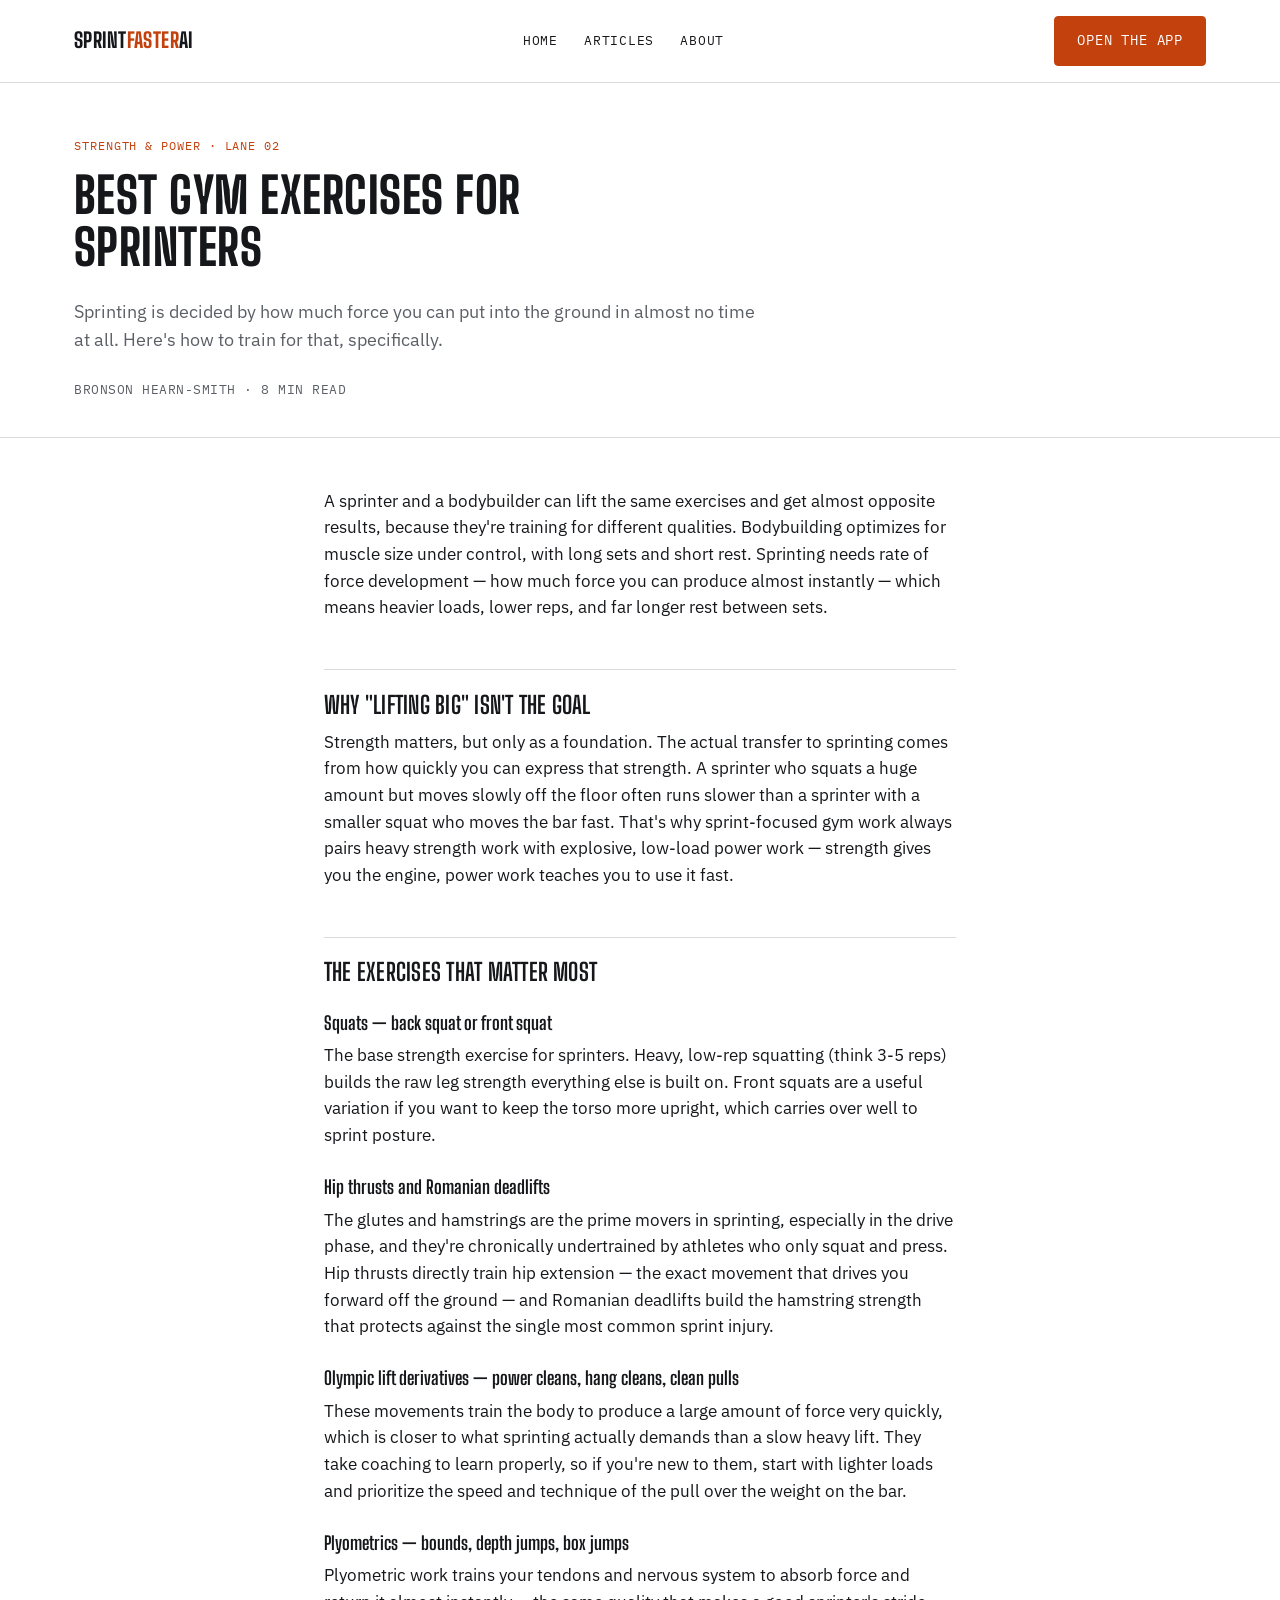
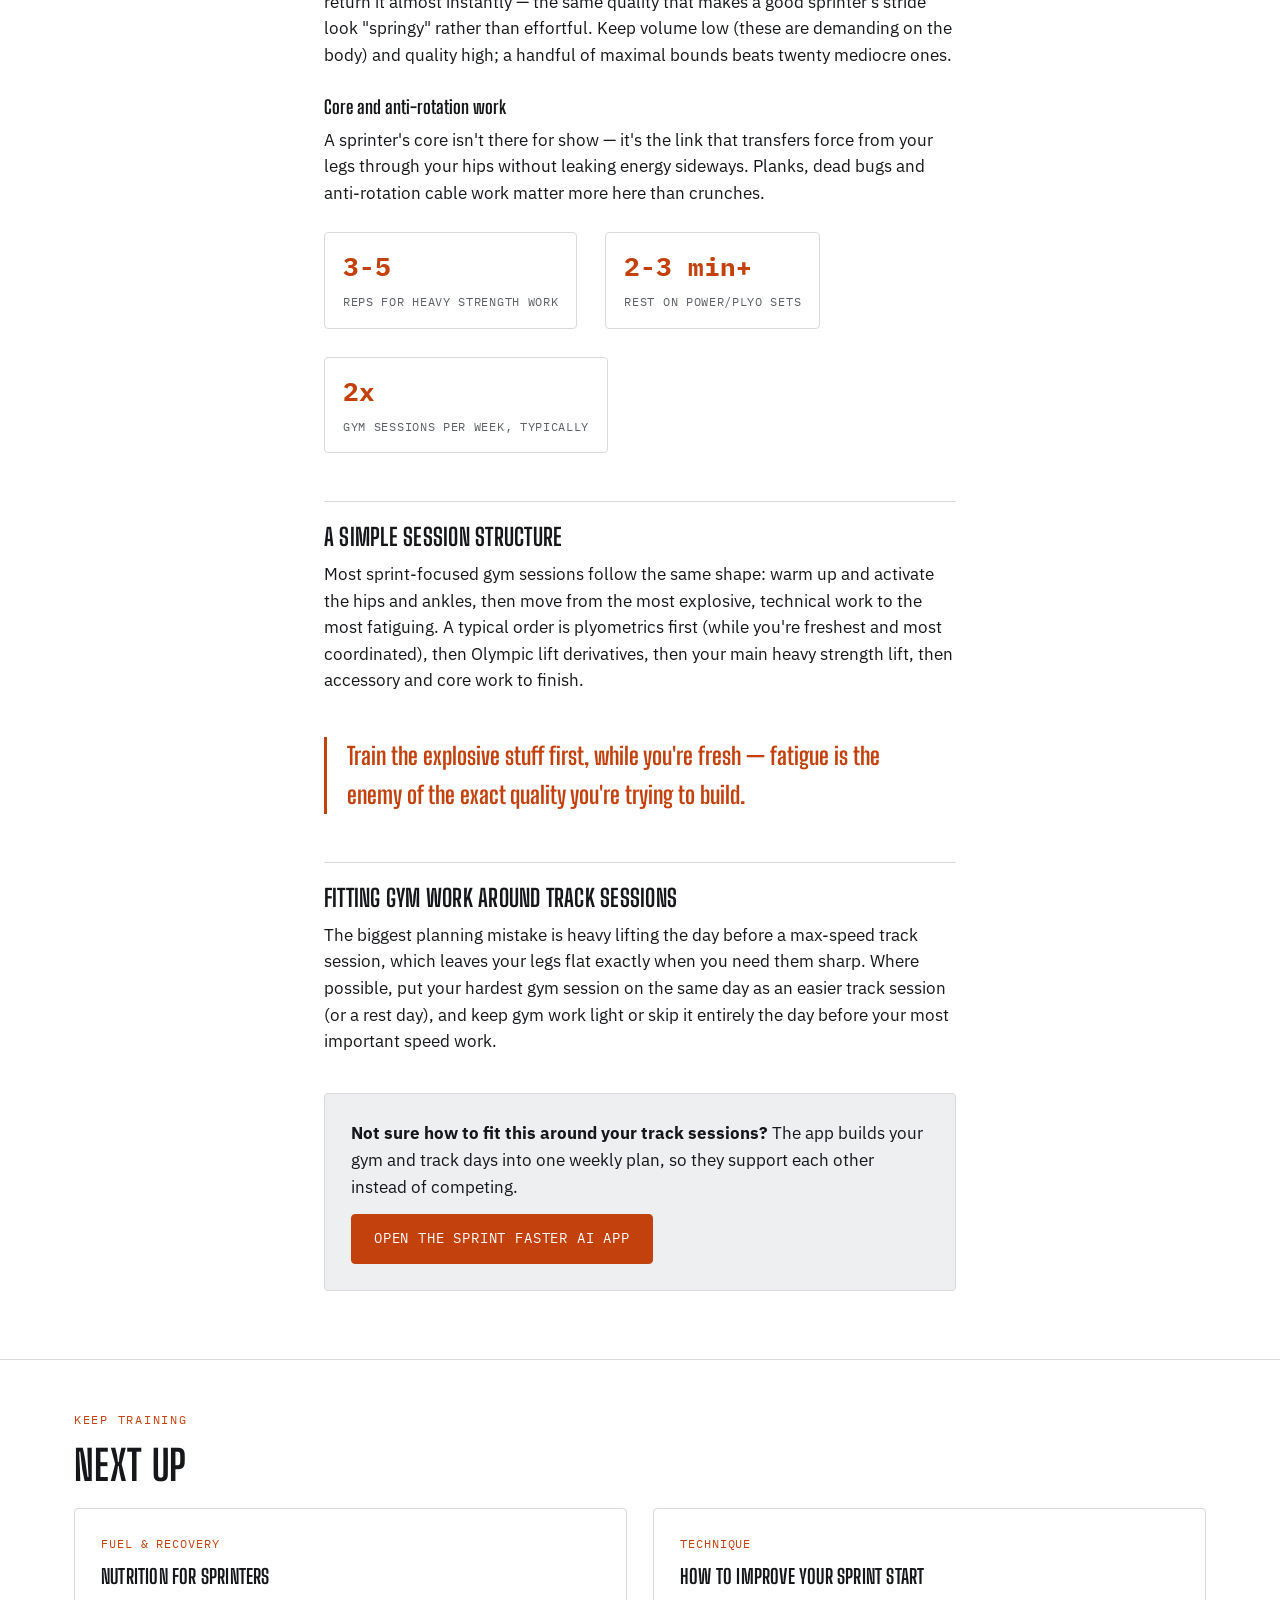
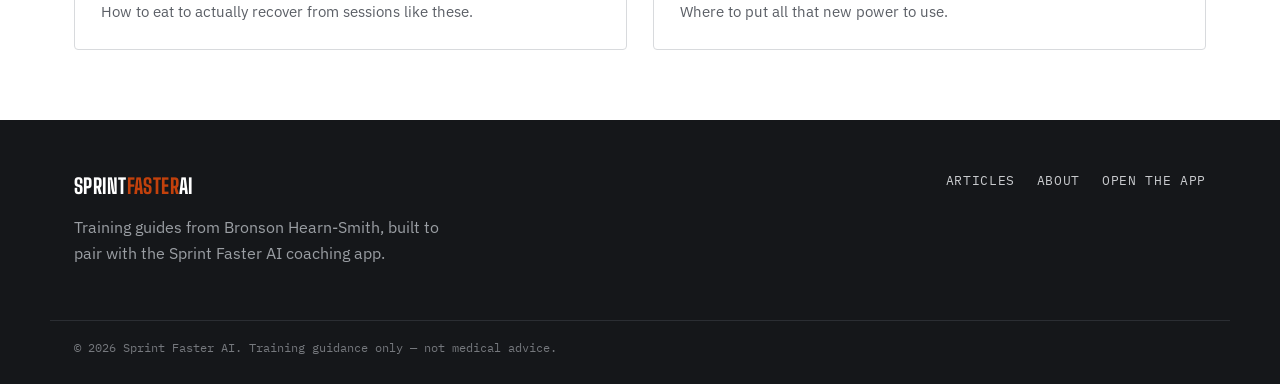
<file: blog/gym-exercises-for-sprinters.html>
<!DOCTYPE html>
<html lang="en">
<head>
<meta charset="UTF-8">
<meta name="viewport" content="width=device-width, initial-scale=1.0">
<title>Best Gym Exercises for Sprinters: Building Explosive Power</title>
<meta name="description" content="Why sprinters train differently to bodybuilders, and the gym exercises that build real, transferable sprint power — plus sets, reps and weekly structure.">
<link rel="canonical" href="https://sprintfasterai.com/blog/gym-exercises-for-sprinters.html">
<link rel="icon" href="data:image/svg+xml,%3Csvg xmlns='http://www.w3.org/2000/svg' viewBox='0 0 32 32'%3E%3Crect width='32' height='32' rx='6' fill='%23c2410c'/%3E%3Crect x='4' y='14' width='24' height='4' fill='white'/%3E%3C/svg%3E">
<link rel="preconnect" href="https://fonts.googleapis.com">
<link rel="preconnect" href="https://fonts.gstatic.com" crossorigin>
<link href="https://fonts.googleapis.com/css2?family=Big+Shoulders+Display:wght@700;800&family=IBM+Plex+Mono:wght@500;600&family=IBM+Plex+Sans:wght@400;500;600&display=swap" rel="stylesheet">
<link rel="stylesheet" href="/css/styles.css">
<script type="application/ld+json">
{"@context":"https://schema.org","@type":"Article","headline":"Best Gym Exercises for Sprinters: Building Explosive Power","author":{"@type":"Person","name":"Bronson Hearn-Smith"},"publisher":{"@type":"Organization","name":"Sprint Faster AI"}}
</script>
</head>
<body>
<a class="skip-link" href="#main">Skip to content</a>

<header class="site-header">
  <div class="wrap header-inner">
    <a href="/" class="logo">SPRINT<span>FASTER</span>AI</a>
    <nav class="site-nav" aria-label="Primary">
      <a href="/">Home</a>
      <a href="/blog/">Articles</a>
      <a href="/about.html">About</a>
    </nav>
    <a class="btn btn-primary" href="https://studio.com/apps/bronson/sprintfasterai">Open the App</a>
  </div>
</header>

<main id="main">
  <header class="article-head">
    <div class="wrap">
      <span class="post-tag">Strength &amp; Power · Lane 02</span>
      <h1>Best Gym Exercises for Sprinters</h1>
      <p class="dek">Sprinting is decided by how much force you can put into the ground in almost no time at all. Here's how to train for that, specifically.</p>
      <div class="byline">Bronson Hearn-Smith · 8 min read</div>
    </div>
  </header>

  <article class="prose">

    <p>A sprinter and a bodybuilder can lift the same exercises and get almost opposite results, because they're training for different qualities. Bodybuilding optimizes for muscle size under control, with long sets and short rest. Sprinting needs rate of force development — how much force you can produce almost instantly — which means heavier loads, lower reps, and far longer rest between sets.</p>

    <h2>Why "lifting big" isn't the goal</h2>
    <p>Strength matters, but only as a foundation. The actual transfer to sprinting comes from how quickly you can express that strength. A sprinter who squats a huge amount but moves slowly off the floor often runs slower than a sprinter with a smaller squat who moves the bar fast. That's why sprint-focused gym work always pairs heavy strength work with explosive, low-load power work — strength gives you the engine, power work teaches you to use it fast.</p>

    <h2>The exercises that matter most</h2>

    <h3>Squats — back squat or front squat</h3>
    <p>The base strength exercise for sprinters. Heavy, low-rep squatting (think 3-5 reps) builds the raw leg strength everything else is built on. Front squats are a useful variation if you want to keep the torso more upright, which carries over well to sprint posture.</p>

    <h3>Hip thrusts and Romanian deadlifts</h3>
    <p>The glutes and hamstrings are the prime movers in sprinting, especially in the drive phase, and they're chronically undertrained by athletes who only squat and press. Hip thrusts directly train hip extension — the exact movement that drives you forward off the ground — and Romanian deadlifts build the hamstring strength that protects against the single most common sprint injury.</p>

    <h3>Olympic lift derivatives — power cleans, hang cleans, clean pulls</h3>
    <p>These movements train the body to produce a large amount of force very quickly, which is closer to what sprinting actually demands than a slow heavy lift. They take coaching to learn properly, so if you're new to them, start with lighter loads and prioritize the speed and technique of the pull over the weight on the bar.</p>

    <h3>Plyometrics — bounds, depth jumps, box jumps</h3>
    <p>Plyometric work trains your tendons and nervous system to absorb force and return it almost instantly — the same quality that makes a good sprinter's stride look "springy" rather than effortful. Keep volume low (these are demanding on the body) and quality high; a handful of maximal bounds beats twenty mediocre ones.</p>

    <h3>Core and anti-rotation work</h3>
    <p>A sprinter's core isn't there for show — it's the link that transfers force from your legs through your hips without leaking energy sideways. Planks, dead bugs and anti-rotation cable work matter more here than crunches.</p>

    <div class="stat-row">
      <div class="stat"><b>3-5</b><span>Reps for heavy strength work</span></div>
      <div class="stat"><b>2-3 min+</b><span>Rest on power/plyo sets</span></div>
      <div class="stat"><b>2x</b><span>Gym sessions per week, typically</span></div>
    </div>

    <h2>A simple session structure</h2>
    <p>Most sprint-focused gym sessions follow the same shape: warm up and activate the hips and ankles, then move from the most explosive, technical work to the most fatiguing. A typical order is plyometrics first (while you're freshest and most coordinated), then Olympic lift derivatives, then your main heavy strength lift, then accessory and core work to finish.</p>

    <div class="pull">Train the explosive stuff first, while you're fresh — fatigue is the enemy of the exact quality you're trying to build.</div>

    <h2>Fitting gym work around track sessions</h2>
    <p>The biggest planning mistake is heavy lifting the day before a max-speed track session, which leaves your legs flat exactly when you need them sharp. Where possible, put your hardest gym session on the same day as an easier track session (or a rest day), and keep gym work light or skip it entirely the day before your most important speed work.</p>

    <div class="inline-cta">
      <p><strong>Not sure how to fit this around your track sessions?</strong> The app builds your gym and track days into one weekly plan, so they support each other instead of competing.</p>
      <a class="btn btn-primary" href="https://studio.com/apps/bronson/sprintfasterai">Open the Sprint Faster AI app</a>
    </div>

  </article>

  <section class="related">
    <div class="wrap">
      <p class="eyebrow">Keep training</p>
      <h2>Next up</h2>
      <div class="card-grid">
        <article class="post-card">
          <span class="post-tag">Fuel &amp; Recovery</span>
          <h3><a href="/blog/nutrition-for-sprinters.html">Nutrition for Sprinters</a></h3>
          <p class="post-excerpt">How to eat to actually recover from sessions like these.</p>
        </article>
        <article class="post-card">
          <span class="post-tag">Technique</span>
          <h3><a href="/blog/sprint-start-technique.html">How to Improve Your Sprint Start</a></h3>
          <p class="post-excerpt">Where to put all that new power to use.</p>
        </article>
      </div>
    </div>
  </section>

</main>

<footer class="site-footer">
  <div class="wrap footer-inner">
    <div>
      <a href="/" class="logo">SPRINT<span>FASTER</span>AI</a>
      <p>Training guides from Bronson Hearn-Smith, built to pair with the Sprint Faster AI coaching app.</p>
    </div>
    <nav class="footer-links" aria-label="Footer">
      <a href="/blog/">Articles</a>
      <a href="/about.html">About</a>
      <a href="https://studio.com/apps/bronson/sprintfasterai">Open the App</a>
    </nav>
  </div>
  <div class="wrap footer-bottom">© 2026 Sprint Faster AI. Training guidance only — not medical advice.</div>
</footer>

</body>
</html>
</file>
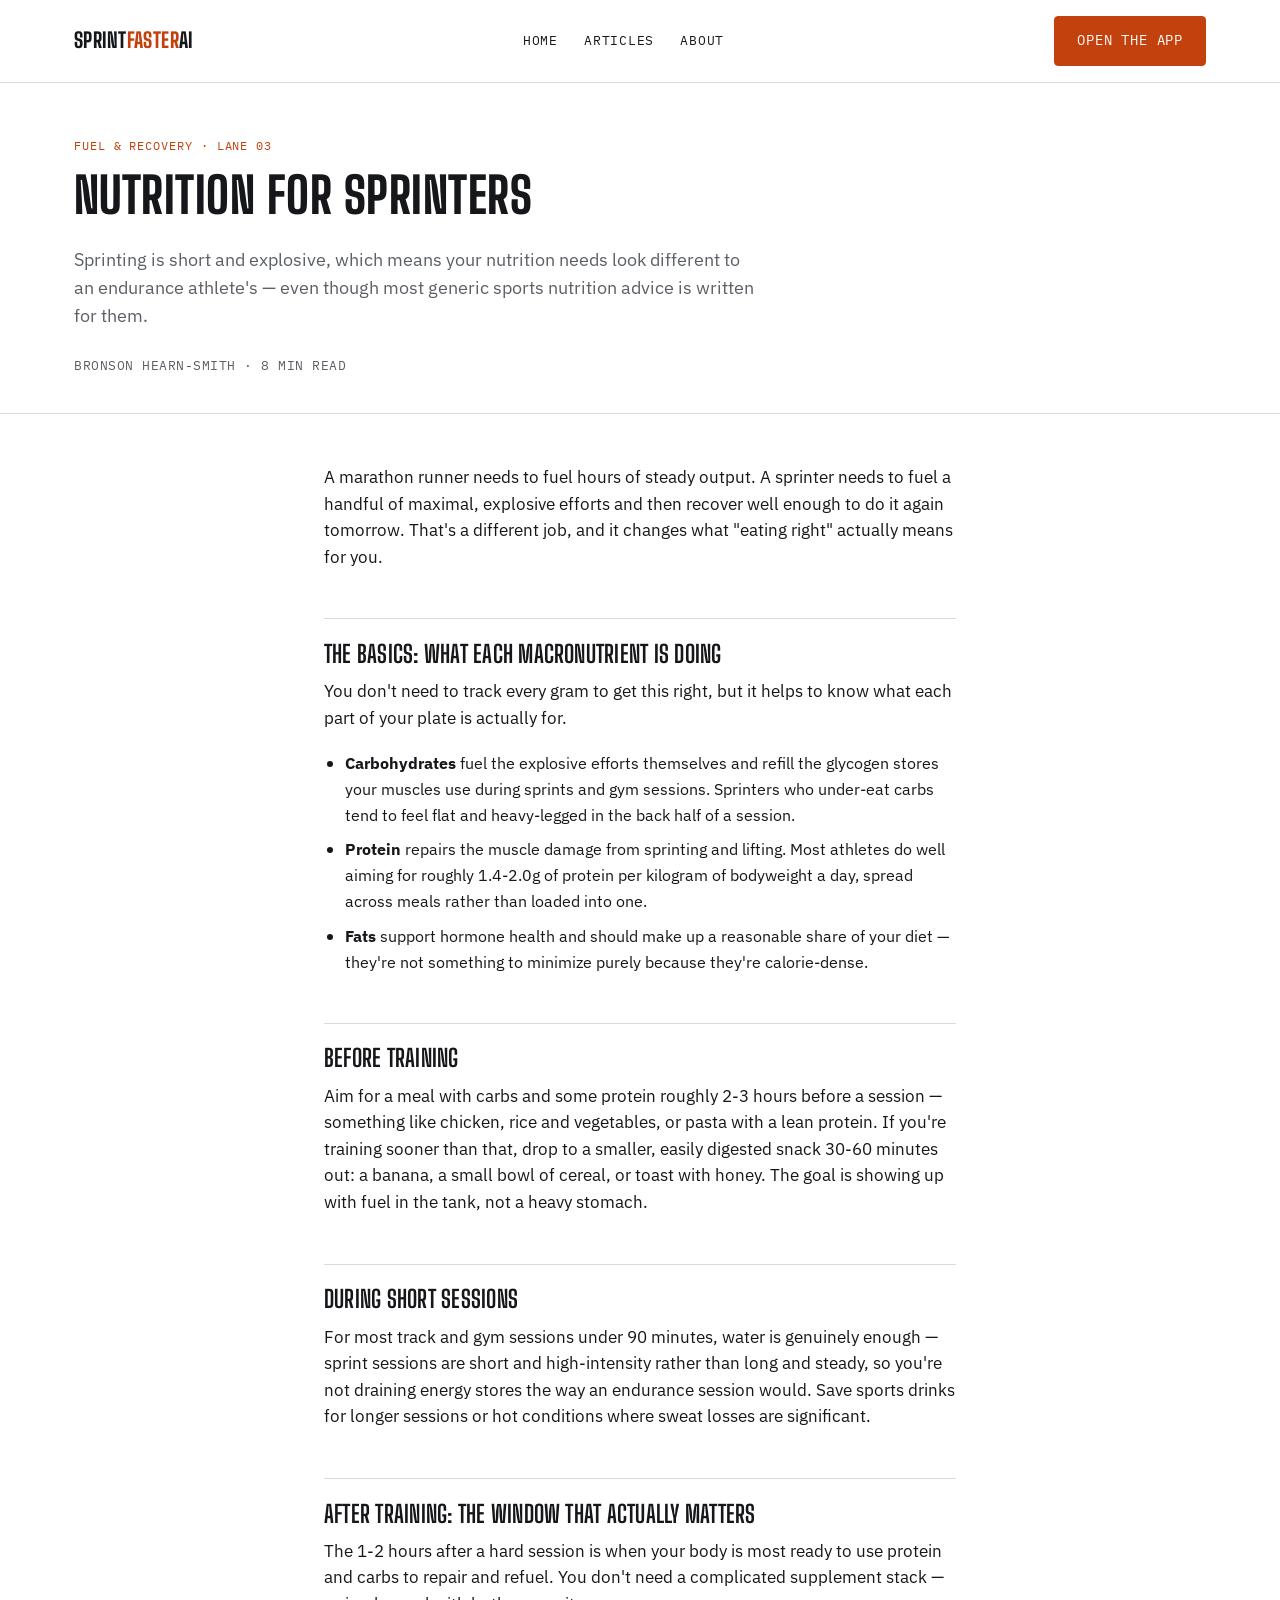
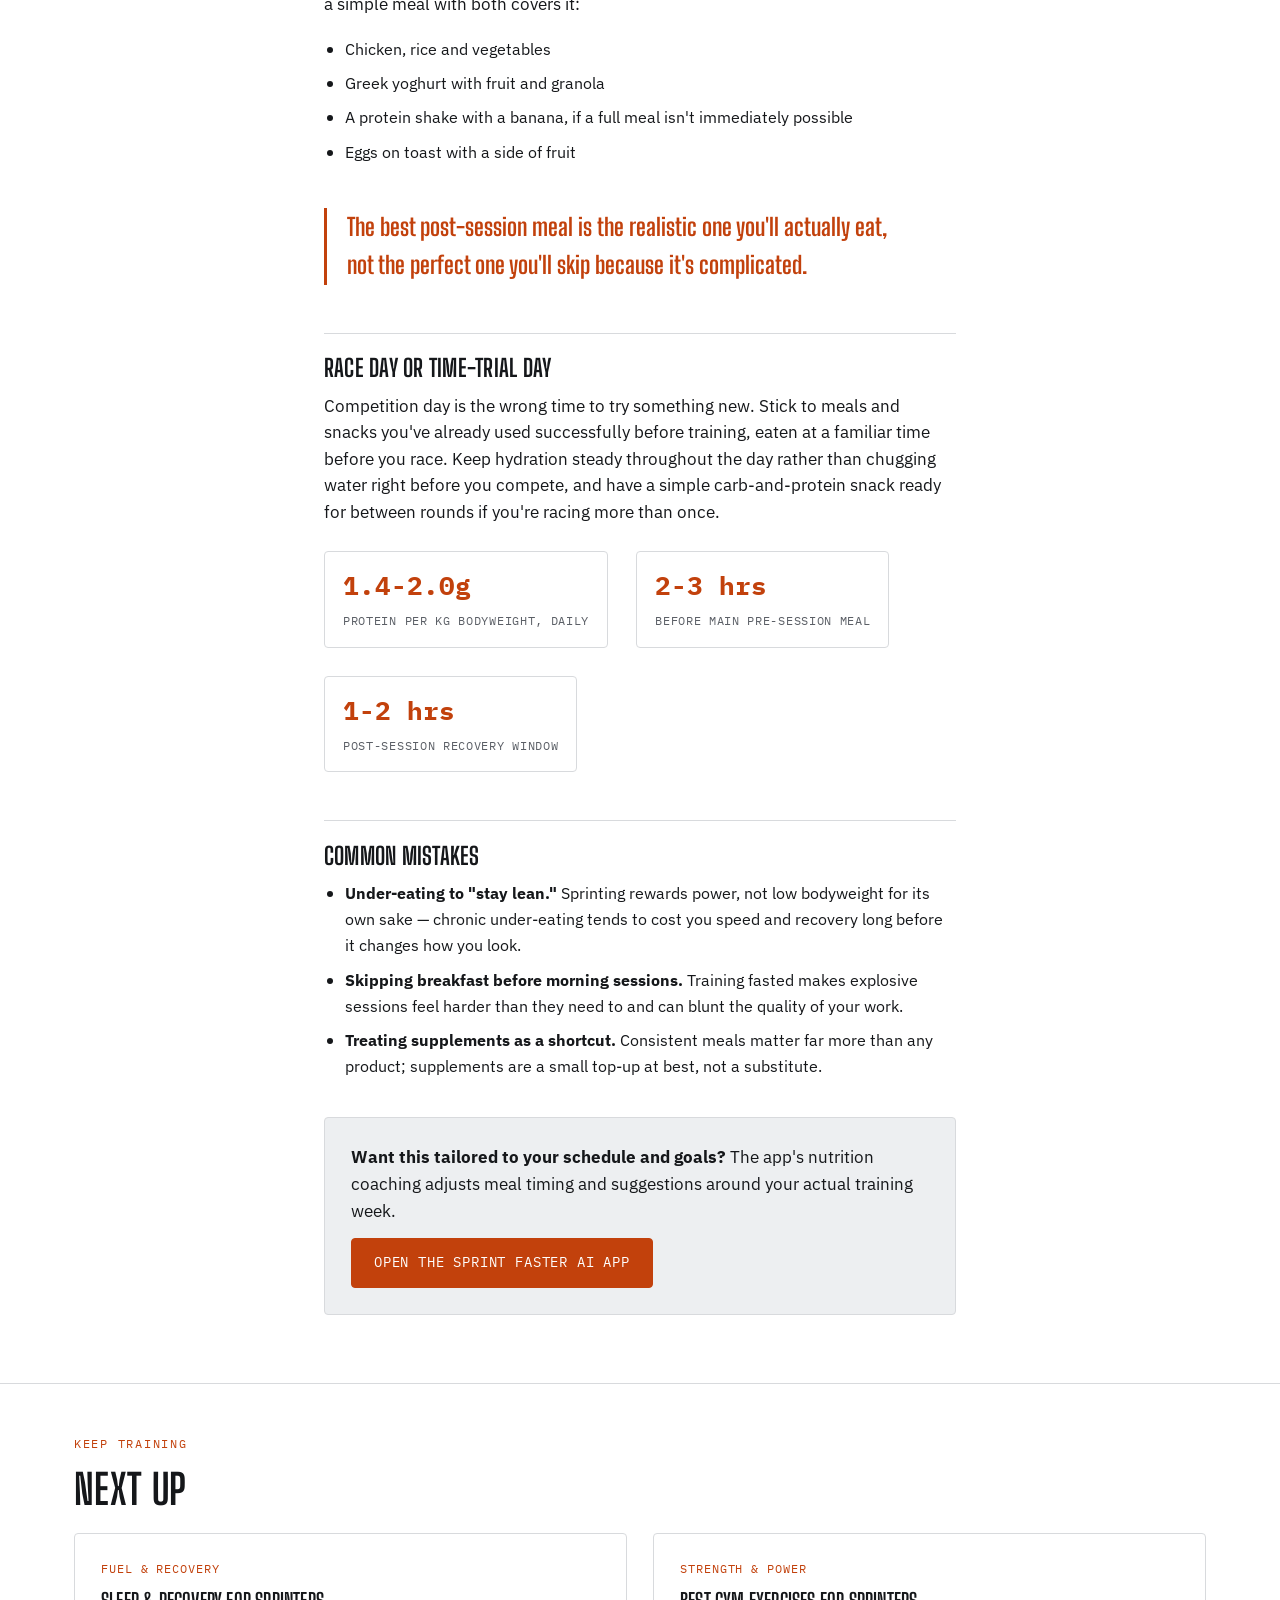
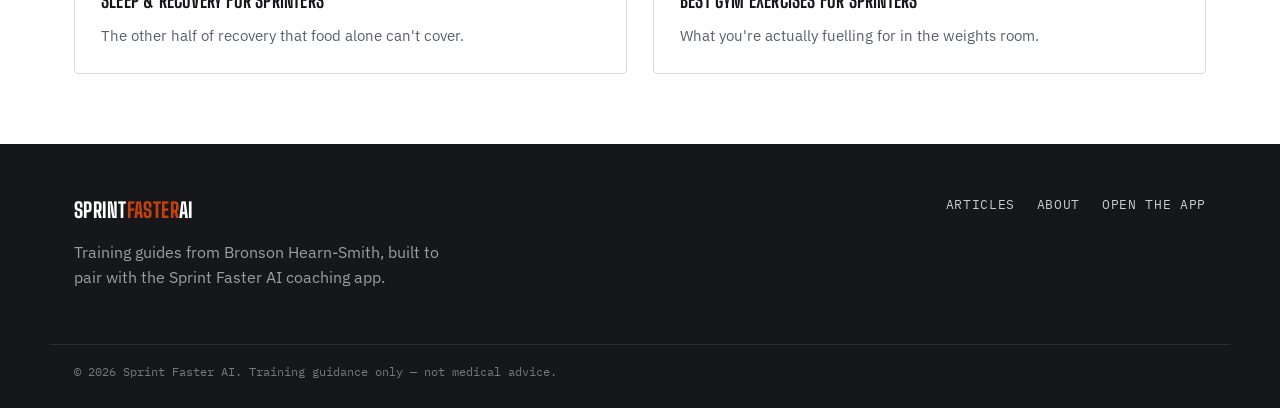
<file: blog/nutrition-for-sprinters.html>
<!DOCTYPE html>
<html lang="en">
<head>
<meta charset="UTF-8">
<meta name="viewport" content="width=device-width, initial-scale=1.0">
<title>Nutrition for Sprinters: What to Eat Before, During and After Training</title>
<meta name="description" content="A practical nutrition guide for sprinters — daily fuelling basics, what to eat before and after sessions, and the most common mistakes to avoid.">
<link rel="canonical" href="https://sprintfasterai.com/blog/nutrition-for-sprinters.html">
<link rel="icon" href="data:image/svg+xml,%3Csvg xmlns='http://www.w3.org/2000/svg' viewBox='0 0 32 32'%3E%3Crect width='32' height='32' rx='6' fill='%23c2410c'/%3E%3Crect x='4' y='14' width='24' height='4' fill='white'/%3E%3C/svg%3E">
<link rel="preconnect" href="https://fonts.googleapis.com">
<link rel="preconnect" href="https://fonts.gstatic.com" crossorigin>
<link href="https://fonts.googleapis.com/css2?family=Big+Shoulders+Display:wght@700;800&family=IBM+Plex+Mono:wght@500;600&family=IBM+Plex+Sans:wght@400;500;600&display=swap" rel="stylesheet">
<link rel="stylesheet" href="/css/styles.css">
<script type="application/ld+json">
{"@context":"https://schema.org","@type":"Article","headline":"Nutrition for Sprinters: What to Eat Before, During and After Training","author":{"@type":"Person","name":"Bronson Hearn-Smith"},"publisher":{"@type":"Organization","name":"Sprint Faster AI"}}
</script>
</head>
<body>
<a class="skip-link" href="#main">Skip to content</a>

<header class="site-header">
  <div class="wrap header-inner">
    <a href="/" class="logo">SPRINT<span>FASTER</span>AI</a>
    <nav class="site-nav" aria-label="Primary">
      <a href="/">Home</a>
      <a href="/blog/">Articles</a>
      <a href="/about.html">About</a>
    </nav>
    <a class="btn btn-primary" href="https://studio.com/apps/bronson/sprintfasterai">Open the App</a>
  </div>
</header>

<main id="main">
  <header class="article-head">
    <div class="wrap">
      <span class="post-tag">Fuel &amp; Recovery · Lane 03</span>
      <h1>Nutrition for Sprinters</h1>
      <p class="dek">Sprinting is short and explosive, which means your nutrition needs look different to an endurance athlete's — even though most generic sports nutrition advice is written for them.</p>
      <div class="byline">Bronson Hearn-Smith · 8 min read</div>
    </div>
  </header>

  <article class="prose">

    <p>A marathon runner needs to fuel hours of steady output. A sprinter needs to fuel a handful of maximal, explosive efforts and then recover well enough to do it again tomorrow. That's a different job, and it changes what "eating right" actually means for you.</p>

    <h2>The basics: what each macronutrient is doing</h2>
    <p>You don't need to track every gram to get this right, but it helps to know what each part of your plate is actually for.</p>
    <ul>
      <li><strong>Carbohydrates</strong> fuel the explosive efforts themselves and refill the glycogen stores your muscles use during sprints and gym sessions. Sprinters who under-eat carbs tend to feel flat and heavy-legged in the back half of a session.</li>
      <li><strong>Protein</strong> repairs the muscle damage from sprinting and lifting. Most athletes do well aiming for roughly 1.4-2.0g of protein per kilogram of bodyweight a day, spread across meals rather than loaded into one.</li>
      <li><strong>Fats</strong> support hormone health and should make up a reasonable share of your diet — they're not something to minimize purely because they're calorie-dense.</li>
    </ul>

    <h2>Before training</h2>
    <p>Aim for a meal with carbs and some protein roughly 2-3 hours before a session — something like chicken, rice and vegetables, or pasta with a lean protein. If you're training sooner than that, drop to a smaller, easily digested snack 30-60 minutes out: a banana, a small bowl of cereal, or toast with honey. The goal is showing up with fuel in the tank, not a heavy stomach.</p>

    <h2>During short sessions</h2>
    <p>For most track and gym sessions under 90 minutes, water is genuinely enough — sprint sessions are short and high-intensity rather than long and steady, so you're not draining energy stores the way an endurance session would. Save sports drinks for longer sessions or hot conditions where sweat losses are significant.</p>

    <h2>After training: the window that actually matters</h2>
    <p>The 1-2 hours after a hard session is when your body is most ready to use protein and carbs to repair and refuel. You don't need a complicated supplement stack — a simple meal with both covers it:</p>
    <ul>
      <li>Chicken, rice and vegetables</li>
      <li>Greek yoghurt with fruit and granola</li>
      <li>A protein shake with a banana, if a full meal isn't immediately possible</li>
      <li>Eggs on toast with a side of fruit</li>
    </ul>

    <div class="pull">The best post-session meal is the realistic one you'll actually eat, not the perfect one you'll skip because it's complicated.</div>

    <h2>Race day or time-trial day</h2>
    <p>Competition day is the wrong time to try something new. Stick to meals and snacks you've already used successfully before training, eaten at a familiar time before you race. Keep hydration steady throughout the day rather than chugging water right before you compete, and have a simple carb-and-protein snack ready for between rounds if you're racing more than once.</p>

    <div class="stat-row">
      <div class="stat"><b>1.4-2.0g</b><span>Protein per kg bodyweight, daily</span></div>
      <div class="stat"><b>2-3 hrs</b><span>Before main pre-session meal</span></div>
      <div class="stat"><b>1-2 hrs</b><span>Post-session recovery window</span></div>
    </div>

    <h2>Common mistakes</h2>
    <ul>
      <li><strong>Under-eating to "stay lean."</strong> Sprinting rewards power, not low bodyweight for its own sake — chronic under-eating tends to cost you speed and recovery long before it changes how you look.</li>
      <li><strong>Skipping breakfast before morning sessions.</strong> Training fasted makes explosive sessions feel harder than they need to and can blunt the quality of your work.</li>
      <li><strong>Treating supplements as a shortcut.</strong> Consistent meals matter far more than any product; supplements are a small top-up at best, not a substitute.</li>
    </ul>

    <div class="inline-cta">
      <p><strong>Want this tailored to your schedule and goals?</strong> The app's nutrition coaching adjusts meal timing and suggestions around your actual training week.</p>
      <a class="btn btn-primary" href="https://studio.com/apps/bronson/sprintfasterai">Open the Sprint Faster AI app</a>
    </div>

  </article>

  <section class="related">
    <div class="wrap">
      <p class="eyebrow">Keep training</p>
      <h2>Next up</h2>
      <div class="card-grid">
        <article class="post-card">
          <span class="post-tag">Fuel &amp; Recovery</span>
          <h3><a href="/blog/sleep-recovery-for-sprinters.html">Sleep &amp; Recovery for Sprinters</a></h3>
          <p class="post-excerpt">The other half of recovery that food alone can't cover.</p>
        </article>
        <article class="post-card">
          <span class="post-tag">Strength &amp; Power</span>
          <h3><a href="/blog/gym-exercises-for-sprinters.html">Best Gym Exercises for Sprinters</a></h3>
          <p class="post-excerpt">What you're actually fuelling for in the weights room.</p>
        </article>
      </div>
    </div>
  </section>

</main>

<footer class="site-footer">
  <div class="wrap footer-inner">
    <div>
      <a href="/" class="logo">SPRINT<span>FASTER</span>AI</a>
      <p>Training guides from Bronson Hearn-Smith, built to pair with the Sprint Faster AI coaching app.</p>
    </div>
    <nav class="footer-links" aria-label="Footer">
      <a href="/blog/">Articles</a>
      <a href="/about.html">About</a>
      <a href="https://studio.com/apps/bronson/sprintfasterai">Open the App</a>
    </nav>
  </div>
  <div class="wrap footer-bottom">© 2026 Sprint Faster AI. Training guidance only — not medical advice.</div>
</footer>

</body>
</html>
</file>
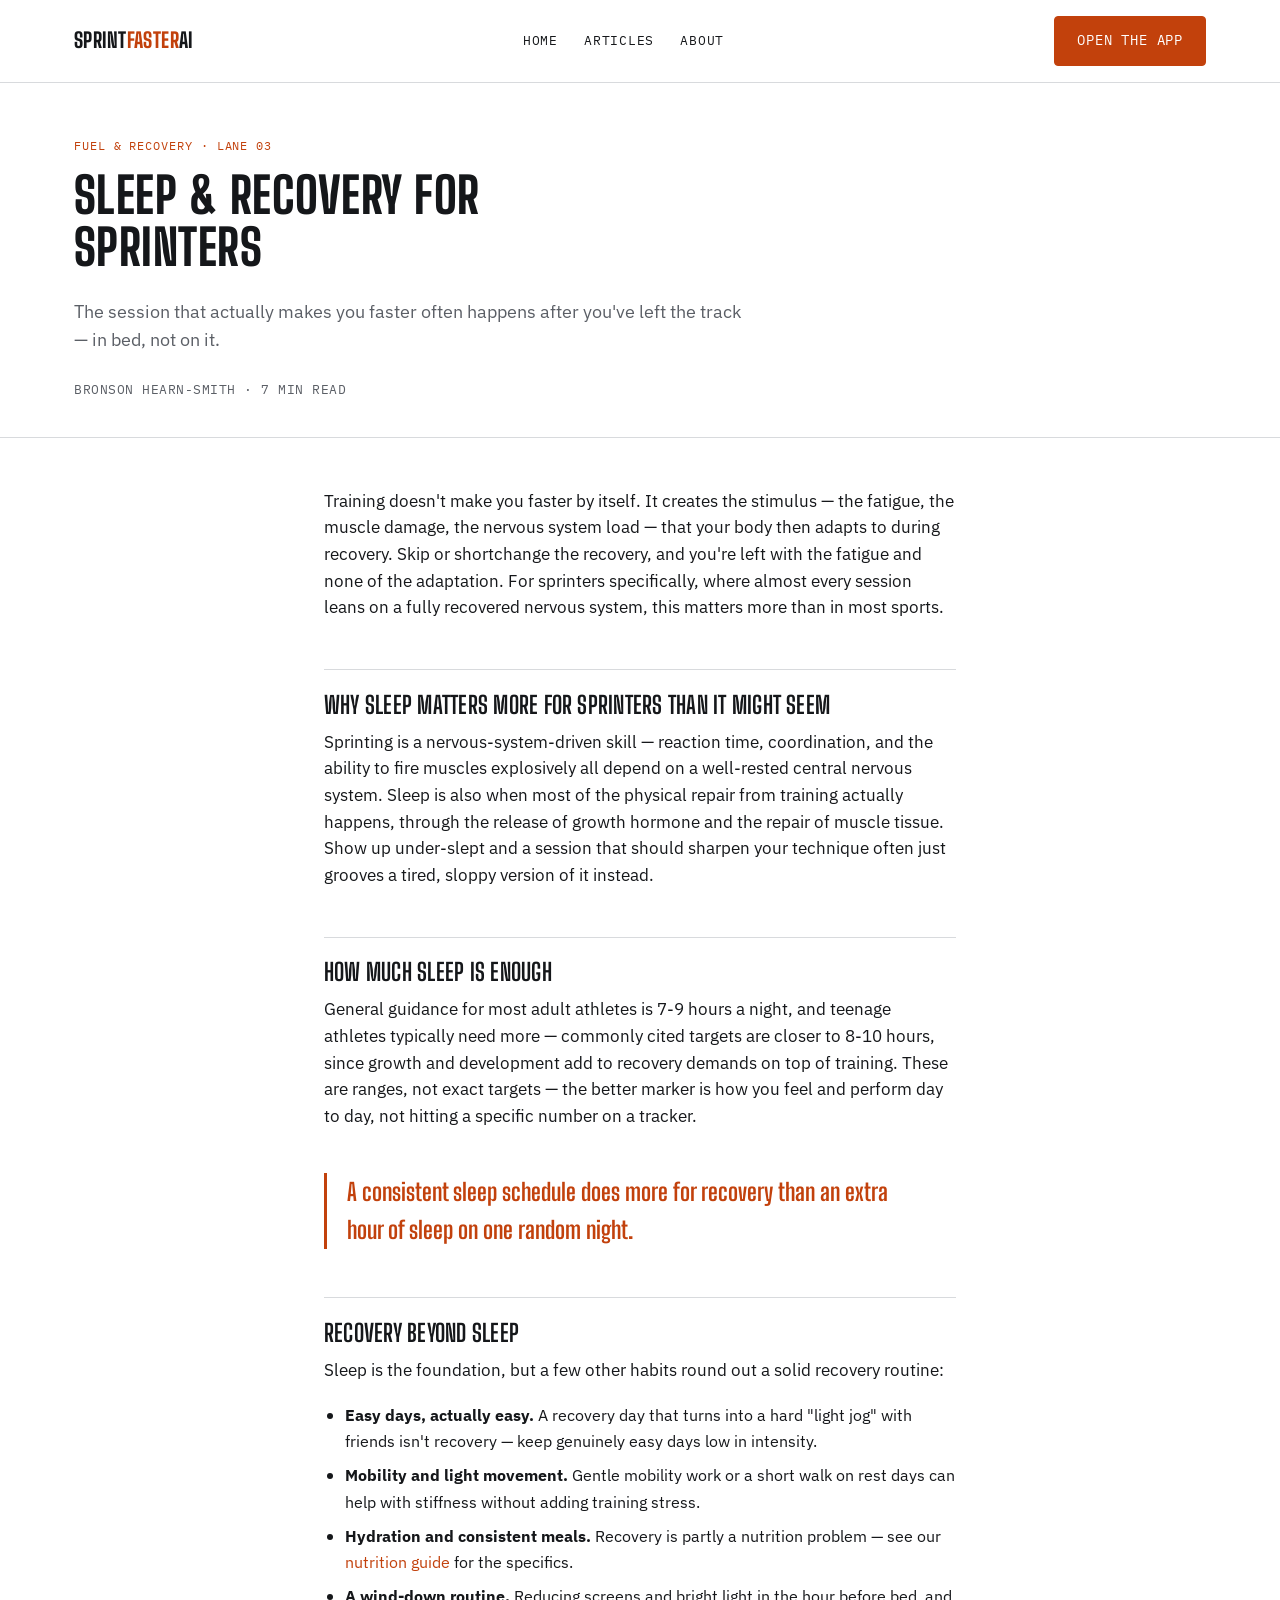
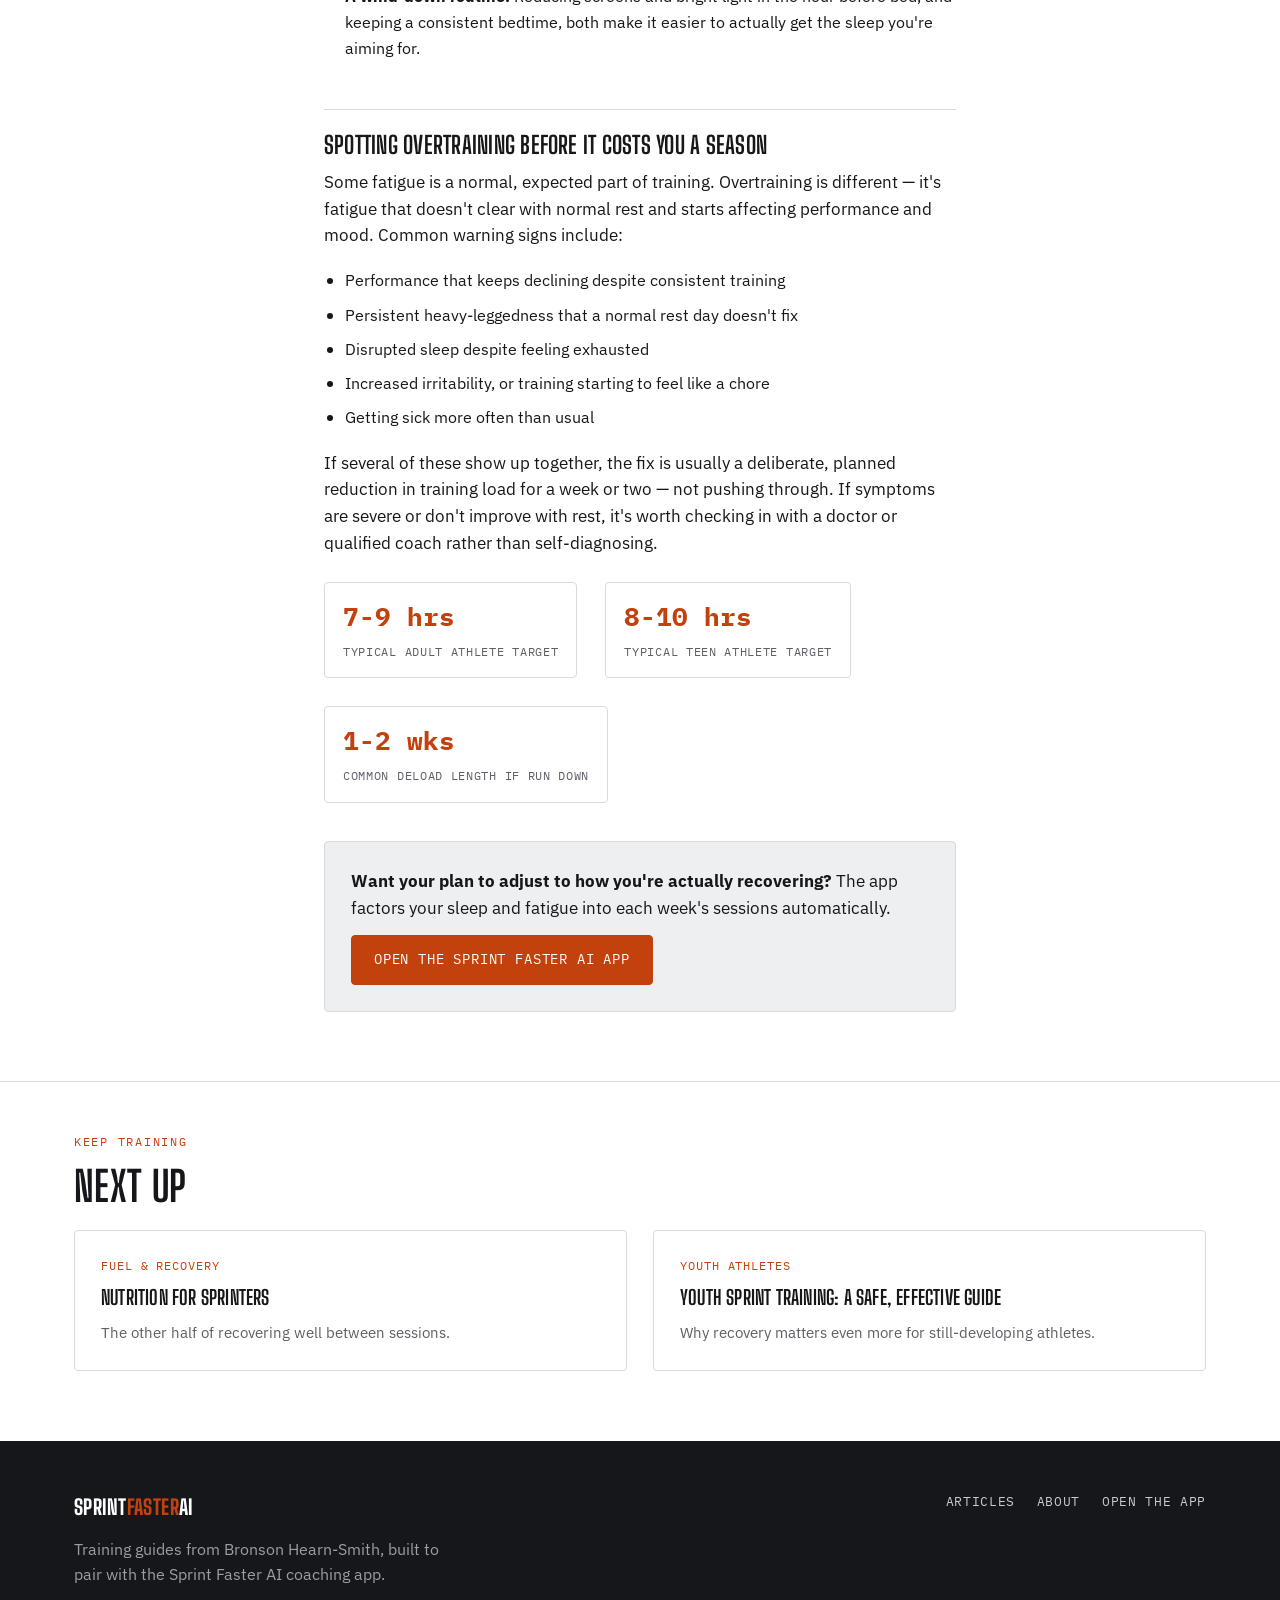
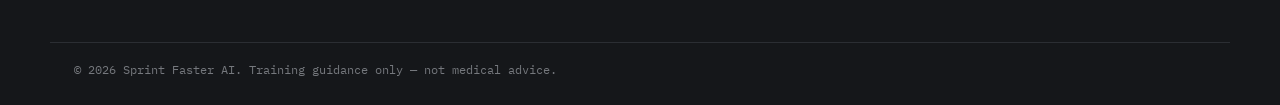
<file: blog/sleep-recovery-for-sprinters.html>
<!DOCTYPE html>
<html lang="en">
<head>
<meta charset="UTF-8">
<meta name="viewport" content="width=device-width, initial-scale=1.0">
<title>Sleep &amp; Recovery for Sprinters: Why Rest Makes You Faster</title>
<meta name="description" content="Why recovery is part of training, not the absence of it — sleep targets for athletes, recovery routines, and how to spot overtraining early.">
<link rel="canonical" href="https://sprintfasterai.com/blog/sleep-recovery-for-sprinters.html">
<link rel="icon" href="data:image/svg+xml,%3Csvg xmlns='http://www.w3.org/2000/svg' viewBox='0 0 32 32'%3E%3Crect width='32' height='32' rx='6' fill='%23c2410c'/%3E%3Crect x='4' y='14' width='24' height='4' fill='white'/%3E%3C/svg%3E">
<link rel="preconnect" href="https://fonts.googleapis.com">
<link rel="preconnect" href="https://fonts.gstatic.com" crossorigin>
<link href="https://fonts.googleapis.com/css2?family=Big+Shoulders+Display:wght@700;800&family=IBM+Plex+Mono:wght@500;600&family=IBM+Plex+Sans:wght@400;500;600&display=swap" rel="stylesheet">
<link rel="stylesheet" href="/css/styles.css">
<script type="application/ld+json">
{"@context":"https://schema.org","@type":"Article","headline":"Sleep & Recovery for Sprinters: Why Rest Makes You Faster","author":{"@type":"Person","name":"Bronson Hearn-Smith"},"publisher":{"@type":"Organization","name":"Sprint Faster AI"}}
</script>
</head>
<body>
<a class="skip-link" href="#main">Skip to content</a>

<header class="site-header">
  <div class="wrap header-inner">
    <a href="/" class="logo">SPRINT<span>FASTER</span>AI</a>
    <nav class="site-nav" aria-label="Primary">
      <a href="/">Home</a>
      <a href="/blog/">Articles</a>
      <a href="/about.html">About</a>
    </nav>
    <a class="btn btn-primary" href="https://studio.com/apps/bronson/sprintfasterai">Open the App</a>
  </div>
</header>

<main id="main">
  <header class="article-head">
    <div class="wrap">
      <span class="post-tag">Fuel &amp; Recovery · Lane 03</span>
      <h1>Sleep &amp; Recovery for Sprinters</h1>
      <p class="dek">The session that actually makes you faster often happens after you've left the track — in bed, not on it.</p>
      <div class="byline">Bronson Hearn-Smith · 7 min read</div>
    </div>
  </header>

  <article class="prose">

    <p>Training doesn't make you faster by itself. It creates the stimulus — the fatigue, the muscle damage, the nervous system load — that your body then adapts to during recovery. Skip or shortchange the recovery, and you're left with the fatigue and none of the adaptation. For sprinters specifically, where almost every session leans on a fully recovered nervous system, this matters more than in most sports.</p>

    <h2>Why sleep matters more for sprinters than it might seem</h2>
    <p>Sprinting is a nervous-system-driven skill — reaction time, coordination, and the ability to fire muscles explosively all depend on a well-rested central nervous system. Sleep is also when most of the physical repair from training actually happens, through the release of growth hormone and the repair of muscle tissue. Show up under-slept and a session that should sharpen your technique often just grooves a tired, sloppy version of it instead.</p>

    <h2>How much sleep is enough</h2>
    <p>General guidance for most adult athletes is 7-9 hours a night, and teenage athletes typically need more — commonly cited targets are closer to 8-10 hours, since growth and development add to recovery demands on top of training. These are ranges, not exact targets — the better marker is how you feel and perform day to day, not hitting a specific number on a tracker.</p>

    <div class="pull">A consistent sleep schedule does more for recovery than an extra hour of sleep on one random night.</div>

    <h2>Recovery beyond sleep</h2>
    <p>Sleep is the foundation, but a few other habits round out a solid recovery routine:</p>
    <ul>
      <li><strong>Easy days, actually easy.</strong> A recovery day that turns into a hard "light jog" with friends isn't recovery — keep genuinely easy days low in intensity.</li>
      <li><strong>Mobility and light movement.</strong> Gentle mobility work or a short walk on rest days can help with stiffness without adding training stress.</li>
      <li><strong>Hydration and consistent meals.</strong> Recovery is partly a nutrition problem — see our <a href="/blog/nutrition-for-sprinters.html">nutrition guide</a> for the specifics.</li>
      <li><strong>A wind-down routine.</strong> Reducing screens and bright light in the hour before bed, and keeping a consistent bedtime, both make it easier to actually get the sleep you're aiming for.</li>
    </ul>

    <h2>Spotting overtraining before it costs you a season</h2>
    <p>Some fatigue is a normal, expected part of training. Overtraining is different — it's fatigue that doesn't clear with normal rest and starts affecting performance and mood. Common warning signs include:</p>
    <ul>
      <li>Performance that keeps declining despite consistent training</li>
      <li>Persistent heavy-leggedness that a normal rest day doesn't fix</li>
      <li>Disrupted sleep despite feeling exhausted</li>
      <li>Increased irritability, or training starting to feel like a chore</li>
      <li>Getting sick more often than usual</li>
    </ul>
    <p>If several of these show up together, the fix is usually a deliberate, planned reduction in training load for a week or two — not pushing through. If symptoms are severe or don't improve with rest, it's worth checking in with a doctor or qualified coach rather than self-diagnosing.</p>

    <div class="stat-row">
      <div class="stat"><b>7-9 hrs</b><span>Typical adult athlete target</span></div>
      <div class="stat"><b>8-10 hrs</b><span>Typical teen athlete target</span></div>
      <div class="stat"><b>1-2 wks</b><span>Common deload length if run down</span></div>
    </div>

    <div class="inline-cta">
      <p><strong>Want your plan to adjust to how you're actually recovering?</strong> The app factors your sleep and fatigue into each week's sessions automatically.</p>
      <a class="btn btn-primary" href="https://studio.com/apps/bronson/sprintfasterai">Open the Sprint Faster AI app</a>
    </div>

  </article>

  <section class="related">
    <div class="wrap">
      <p class="eyebrow">Keep training</p>
      <h2>Next up</h2>
      <div class="card-grid">
        <article class="post-card">
          <span class="post-tag">Fuel &amp; Recovery</span>
          <h3><a href="/blog/nutrition-for-sprinters.html">Nutrition for Sprinters</a></h3>
          <p class="post-excerpt">The other half of recovering well between sessions.</p>
        </article>
        <article class="post-card">
          <span class="post-tag">Youth Athletes</span>
          <h3><a href="/blog/youth-sprint-training-guide.html">Youth Sprint Training: A Safe, Effective Guide</a></h3>
          <p class="post-excerpt">Why recovery matters even more for still-developing athletes.</p>
        </article>
      </div>
    </div>
  </section>

</main>

<footer class="site-footer">
  <div class="wrap footer-inner">
    <div>
      <a href="/" class="logo">SPRINT<span>FASTER</span>AI</a>
      <p>Training guides from Bronson Hearn-Smith, built to pair with the Sprint Faster AI coaching app.</p>
    </div>
    <nav class="footer-links" aria-label="Footer">
      <a href="/blog/">Articles</a>
      <a href="/about.html">About</a>
      <a href="https://studio.com/apps/bronson/sprintfasterai">Open the App</a>
    </nav>
  </div>
  <div class="wrap footer-bottom">© 2026 Sprint Faster AI. Training guidance only — not medical advice.</div>
</footer>

</body>
</html>
</file>
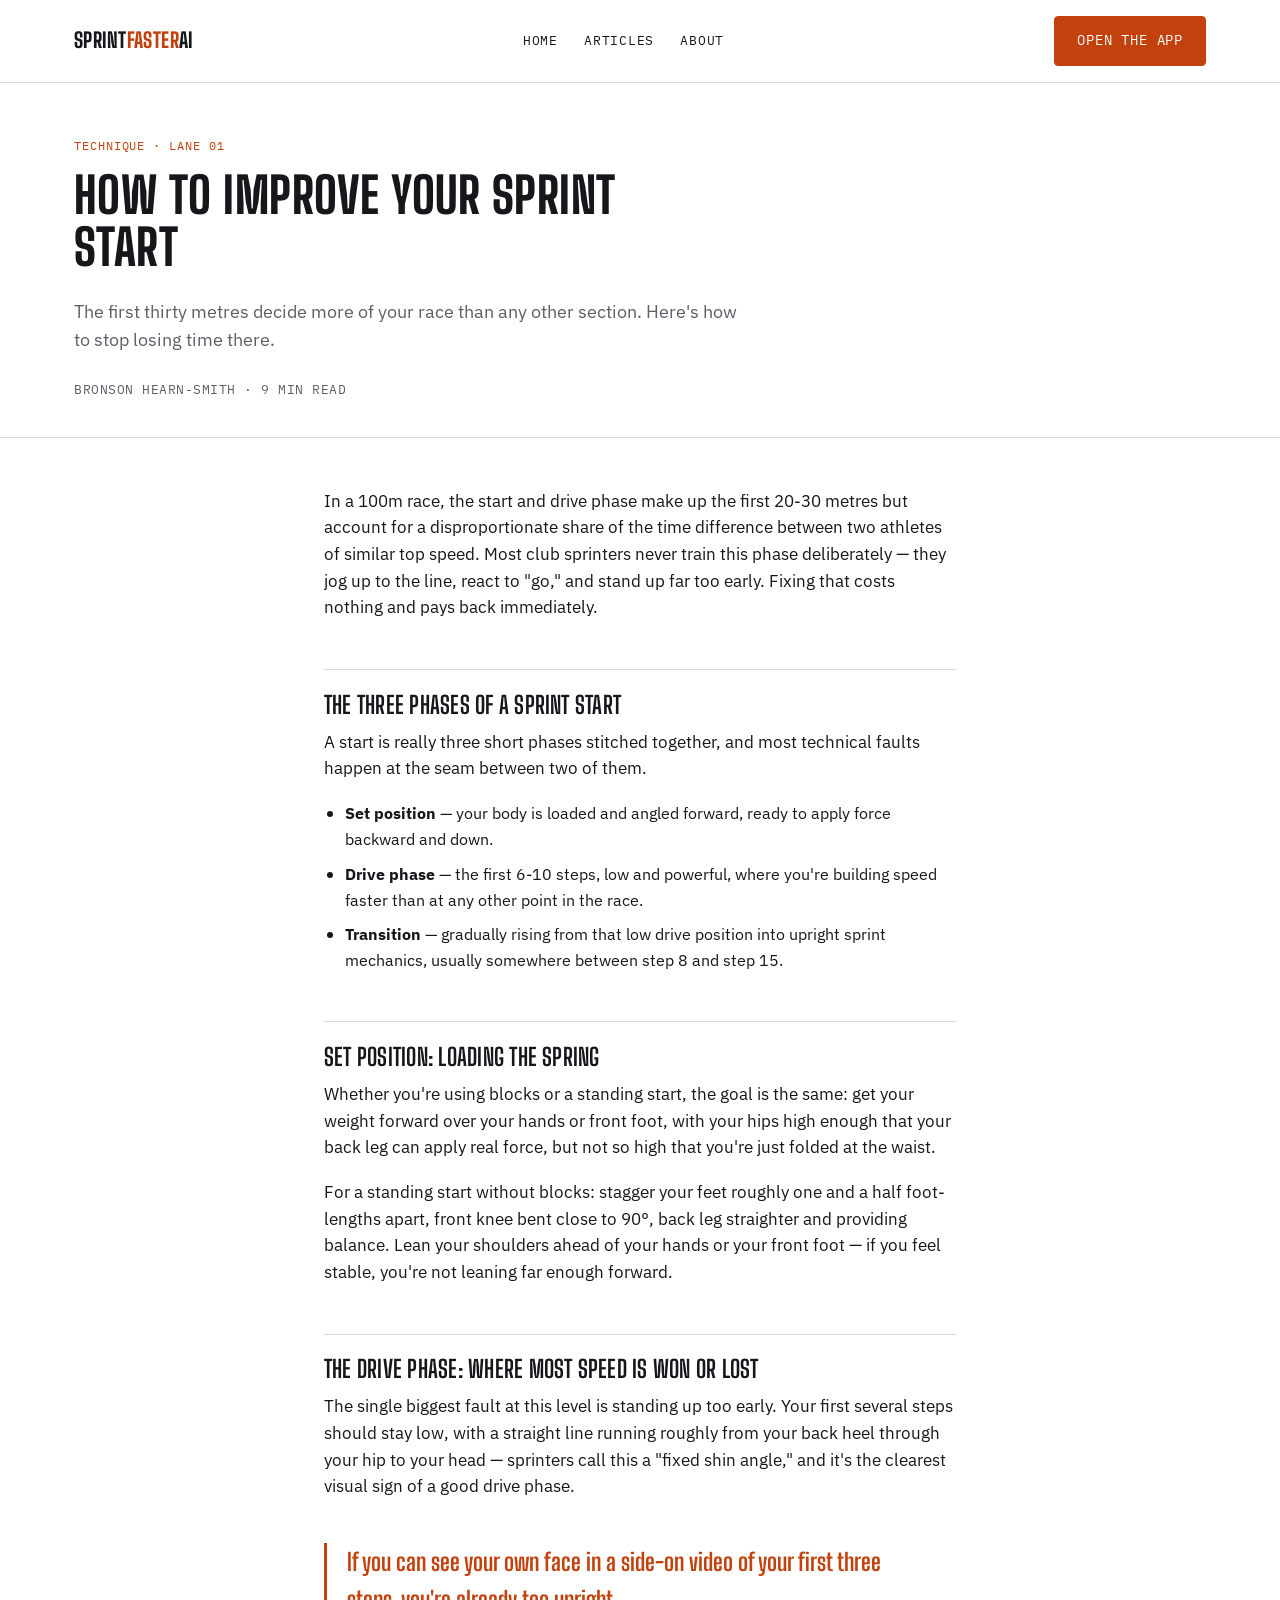
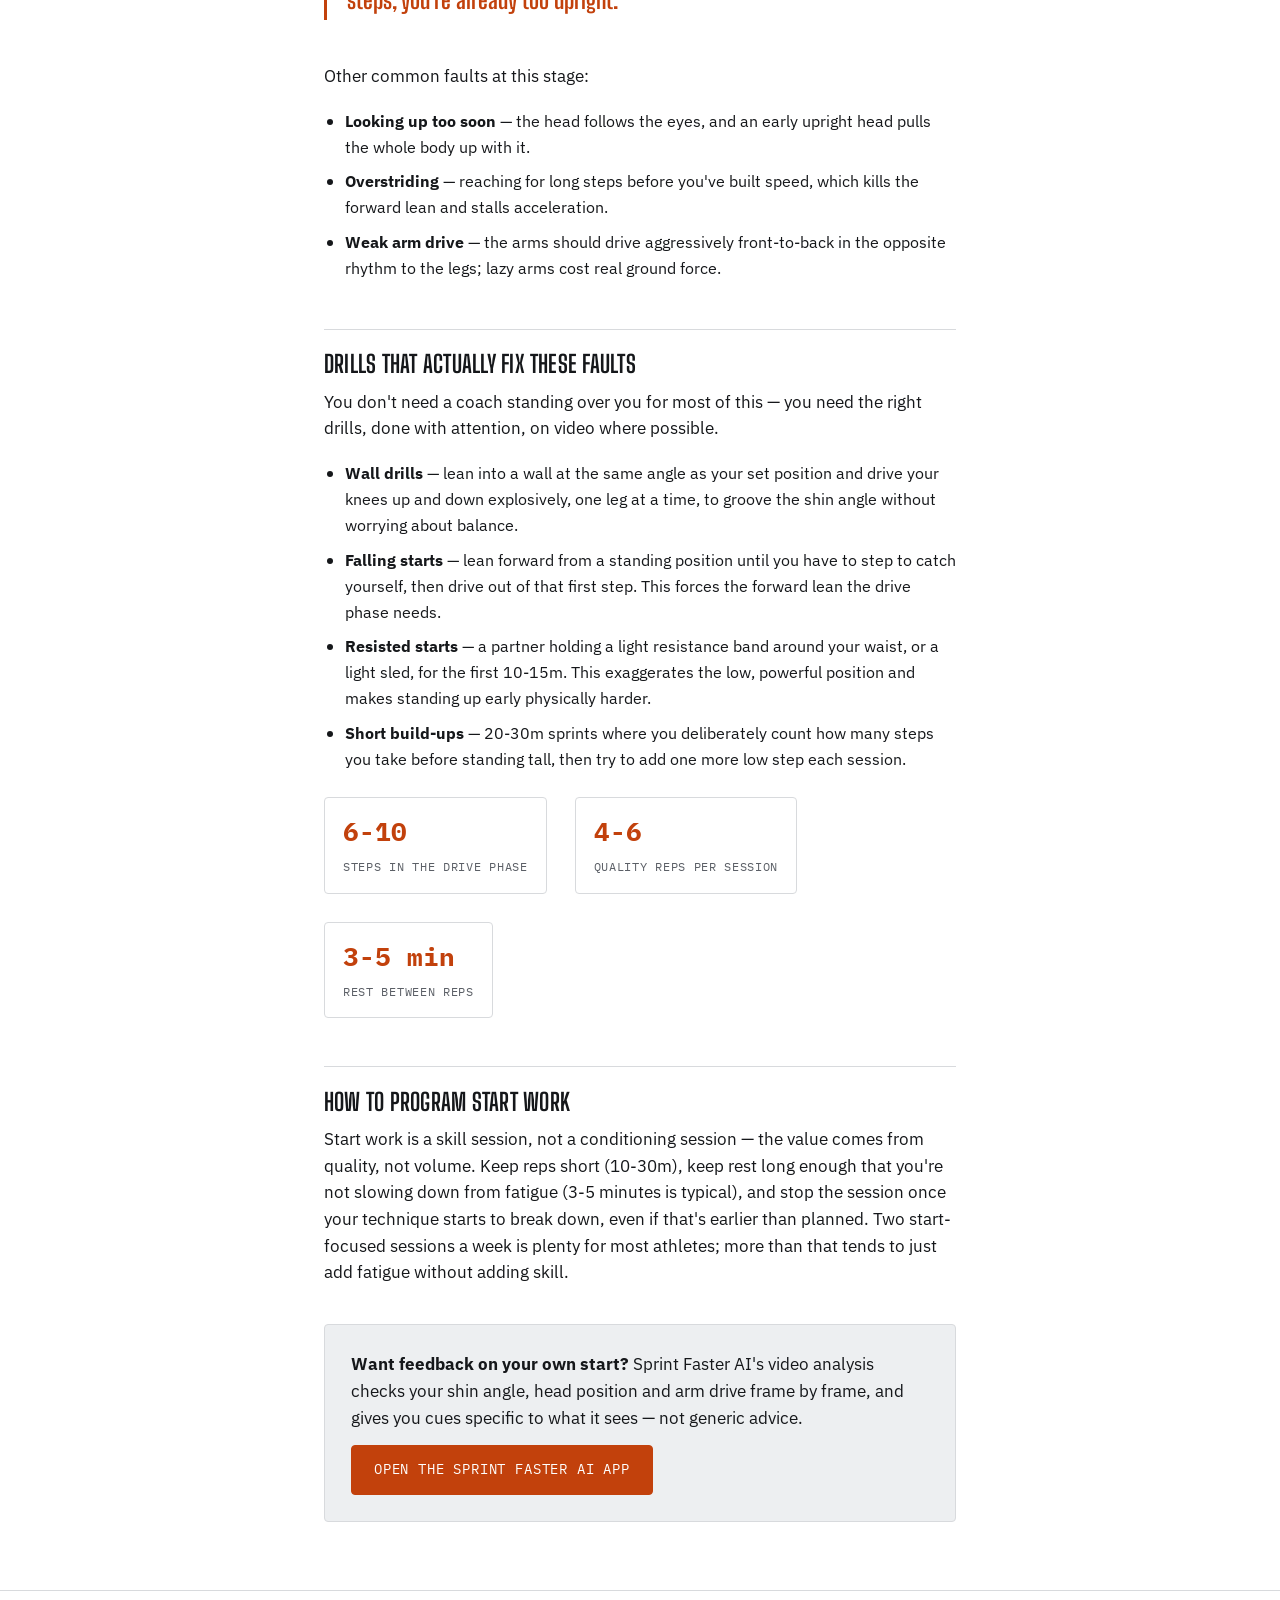
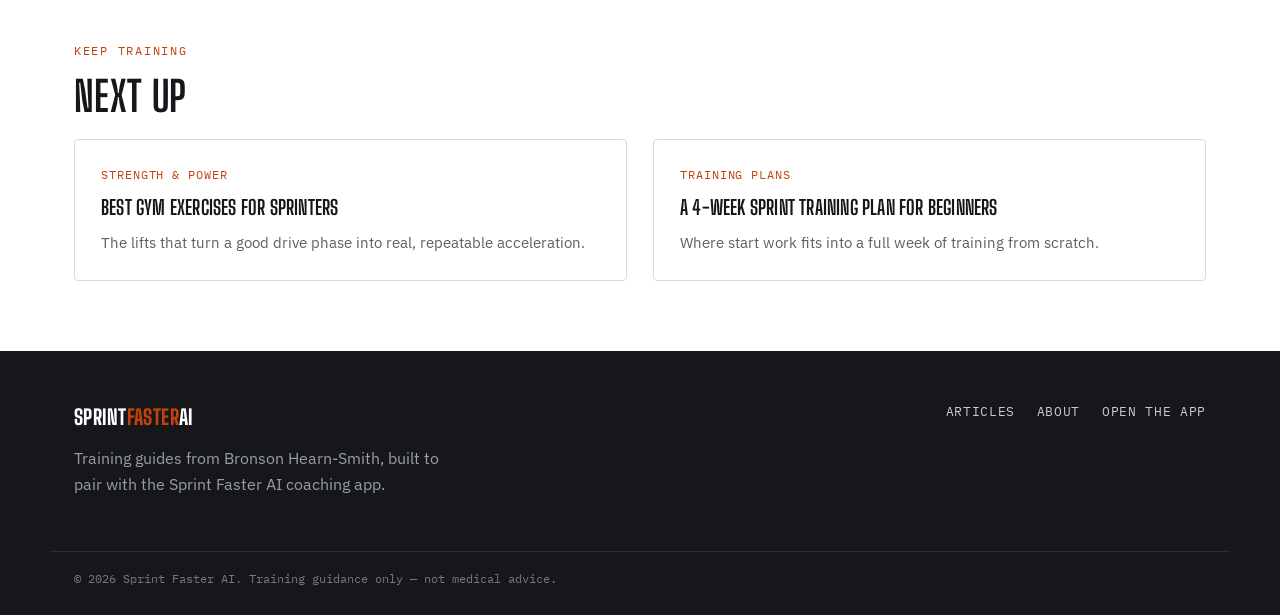
<file: blog/sprint-start-technique.html>
<!DOCTYPE html>
<html lang="en">
<head>
<meta charset="UTF-8">
<meta name="viewport" content="width=device-width, initial-scale=1.0">
<title>How to Improve Your Sprint Start: Acceleration Technique Breakdown</title>
<meta name="description" content="A full breakdown of sprint start technique — set position, the drive phase, common faults, and the drills that actually fix them.">
<link rel="canonical" href="https://sprintfasterai.com/blog/sprint-start-technique.html">
<link rel="icon" href="data:image/svg+xml,%3Csvg xmlns='http://www.w3.org/2000/svg' viewBox='0 0 32 32'%3E%3Crect width='32' height='32' rx='6' fill='%23c2410c'/%3E%3Crect x='4' y='14' width='24' height='4' fill='white'/%3E%3C/svg%3E">
<link rel="preconnect" href="https://fonts.googleapis.com">
<link rel="preconnect" href="https://fonts.gstatic.com" crossorigin>
<link href="https://fonts.googleapis.com/css2?family=Big+Shoulders+Display:wght@700;800&family=IBM+Plex+Mono:wght@500;600&family=IBM+Plex+Sans:wght@400;500;600&display=swap" rel="stylesheet">
<link rel="stylesheet" href="/css/styles.css">
<script type="application/ld+json">
{"@context":"https://schema.org","@type":"Article","headline":"How to Improve Your Sprint Start: Acceleration Technique Breakdown","author":{"@type":"Person","name":"Bronson Hearn-Smith"},"publisher":{"@type":"Organization","name":"Sprint Faster AI"}}
</script>
</head>
<body>
<a class="skip-link" href="#main">Skip to content</a>

<header class="site-header">
  <div class="wrap header-inner">
    <a href="/" class="logo">SPRINT<span>FASTER</span>AI</a>
    <nav class="site-nav" aria-label="Primary">
      <a href="/">Home</a>
      <a href="/blog/">Articles</a>
      <a href="/about.html">About</a>
    </nav>
    <a class="btn btn-primary" href="https://studio.com/apps/bronson/sprintfasterai">Open the App</a>
  </div>
</header>

<main id="main">
  <header class="article-head">
    <div class="wrap">
      <span class="post-tag">Technique · Lane 01</span>
      <h1>How to Improve Your Sprint Start</h1>
      <p class="dek">The first thirty metres decide more of your race than any other section. Here's how to stop losing time there.</p>
      <div class="byline">Bronson Hearn-Smith · 9 min read</div>
    </div>
  </header>

  <article class="prose">

    <p>In a 100m race, the start and drive phase make up the first 20-30 metres but account for a disproportionate share of the time difference between two athletes of similar top speed. Most club sprinters never train this phase deliberately — they jog up to the line, react to "go," and stand up far too early. Fixing that costs nothing and pays back immediately.</p>

    <h2>The three phases of a sprint start</h2>
    <p>A start is really three short phases stitched together, and most technical faults happen at the seam between two of them.</p>
    <ul>
      <li><strong>Set position</strong> — your body is loaded and angled forward, ready to apply force backward and down.</li>
      <li><strong>Drive phase</strong> — the first 6-10 steps, low and powerful, where you're building speed faster than at any other point in the race.</li>
      <li><strong>Transition</strong> — gradually rising from that low drive position into upright sprint mechanics, usually somewhere between step 8 and step 15.</li>
    </ul>

    <h2>Set position: loading the spring</h2>
    <p>Whether you're using blocks or a standing start, the goal is the same: get your weight forward over your hands or front foot, with your hips high enough that your back leg can apply real force, but not so high that you're just folded at the waist.</p>
    <p>For a standing start without blocks: stagger your feet roughly one and a half foot-lengths apart, front knee bent close to 90°, back leg straighter and providing balance. Lean your shoulders ahead of your hands or your front foot — if you feel stable, you're not leaning far enough forward.</p>

    <h2>The drive phase: where most speed is won or lost</h2>
    <p>The single biggest fault at this level is standing up too early. Your first several steps should stay low, with a straight line running roughly from your back heel through your hip to your head — sprinters call this a "fixed shin angle," and it's the clearest visual sign of a good drive phase.</p>

    <div class="pull">If you can see your own face in a side-on video of your first three steps, you're already too upright.</div>

    <p>Other common faults at this stage:</p>
    <ul>
      <li><strong>Looking up too soon</strong> — the head follows the eyes, and an early upright head pulls the whole body up with it.</li>
      <li><strong>Overstriding</strong> — reaching for long steps before you've built speed, which kills the forward lean and stalls acceleration.</li>
      <li><strong>Weak arm drive</strong> — the arms should drive aggressively front-to-back in the opposite rhythm to the legs; lazy arms cost real ground force.</li>
    </ul>

    <h2>Drills that actually fix these faults</h2>
    <p>You don't need a coach standing over you for most of this — you need the right drills, done with attention, on video where possible.</p>
    <ul>
      <li><strong>Wall drills</strong> — lean into a wall at the same angle as your set position and drive your knees up and down explosively, one leg at a time, to groove the shin angle without worrying about balance.</li>
      <li><strong>Falling starts</strong> — lean forward from a standing position until you have to step to catch yourself, then drive out of that first step. This forces the forward lean the drive phase needs.</li>
      <li><strong>Resisted starts</strong> — a partner holding a light resistance band around your waist, or a light sled, for the first 10-15m. This exaggerates the low, powerful position and makes standing up early physically harder.</li>
      <li><strong>Short build-ups</strong> — 20-30m sprints where you deliberately count how many steps you take before standing tall, then try to add one more low step each session.</li>
    </ul>

    <div class="stat-row">
      <div class="stat"><b>6-10</b><span>Steps in the drive phase</span></div>
      <div class="stat"><b>4-6</b><span>Quality reps per session</span></div>
      <div class="stat"><b>3-5 min</b><span>Rest between reps</span></div>
    </div>

    <h2>How to program start work</h2>
    <p>Start work is a skill session, not a conditioning session — the value comes from quality, not volume. Keep reps short (10-30m), keep rest long enough that you're not slowing down from fatigue (3-5 minutes is typical), and stop the session once your technique starts to break down, even if that's earlier than planned. Two start-focused sessions a week is plenty for most athletes; more than that tends to just add fatigue without adding skill.</p>

    <div class="inline-cta">
      <p><strong>Want feedback on your own start?</strong> Sprint Faster AI's video analysis checks your shin angle, head position and arm drive frame by frame, and gives you cues specific to what it sees — not generic advice.</p>
      <a class="btn btn-primary" href="https://studio.com/apps/bronson/sprintfasterai">Open the Sprint Faster AI app</a>
    </div>

  </article>

  <section class="related">
    <div class="wrap">
      <p class="eyebrow">Keep training</p>
      <h2>Next up</h2>
      <div class="card-grid">
        <article class="post-card">
          <span class="post-tag">Strength &amp; Power</span>
          <h3><a href="/blog/gym-exercises-for-sprinters.html">Best Gym Exercises for Sprinters</a></h3>
          <p class="post-excerpt">The lifts that turn a good drive phase into real, repeatable acceleration.</p>
        </article>
        <article class="post-card">
          <span class="post-tag">Training Plans</span>
          <h3><a href="/blog/beginner-sprint-training-plan.html">A 4-Week Sprint Training Plan for Beginners</a></h3>
          <p class="post-excerpt">Where start work fits into a full week of training from scratch.</p>
        </article>
      </div>
    </div>
  </section>

</main>

<footer class="site-footer">
  <div class="wrap footer-inner">
    <div>
      <a href="/" class="logo">SPRINT<span>FASTER</span>AI</a>
      <p>Training guides from Bronson Hearn-Smith, built to pair with the Sprint Faster AI coaching app.</p>
    </div>
    <nav class="footer-links" aria-label="Footer">
      <a href="/blog/">Articles</a>
      <a href="/about.html">About</a>
      <a href="https://studio.com/apps/bronson/sprintfasterai">Open the App</a>
    </nav>
  </div>
  <div class="wrap footer-bottom">© 2026 Sprint Faster AI. Training guidance only — not medical advice.</div>
</footer>

</body>
</html>
</file>
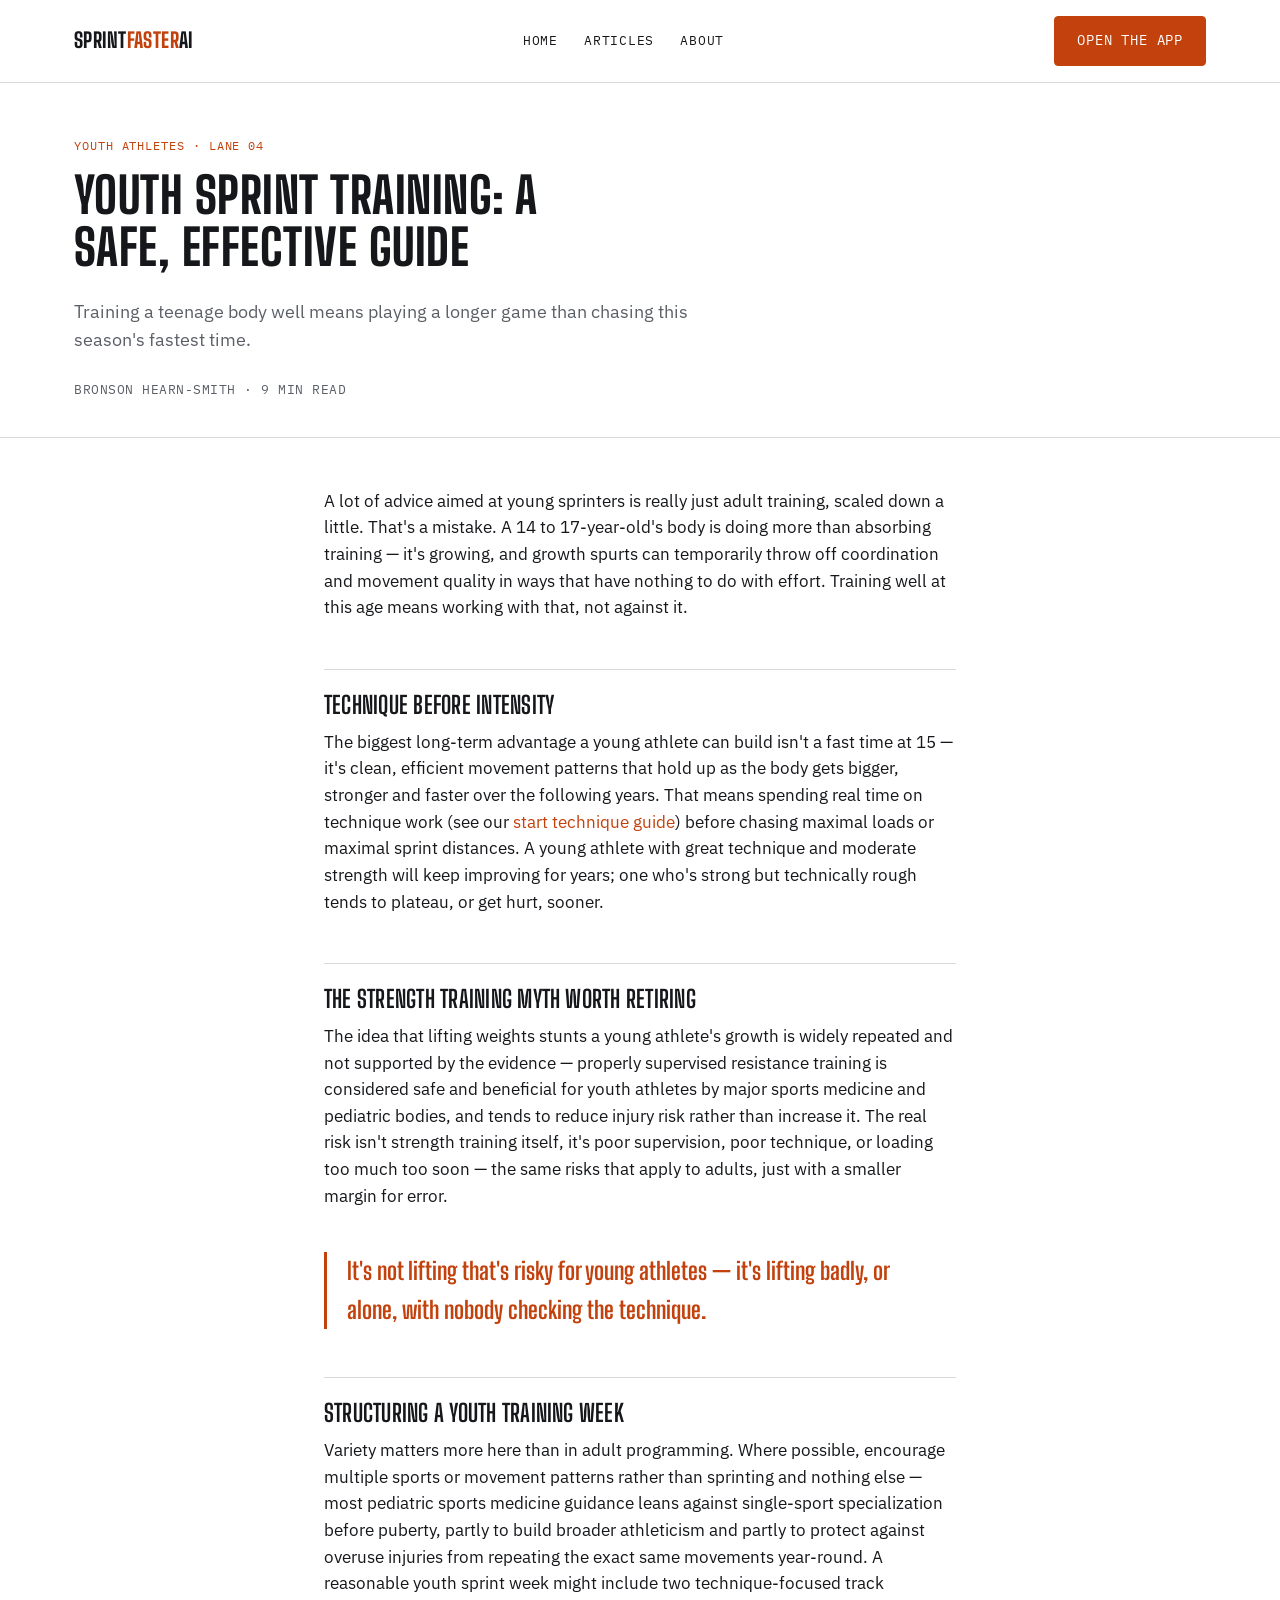
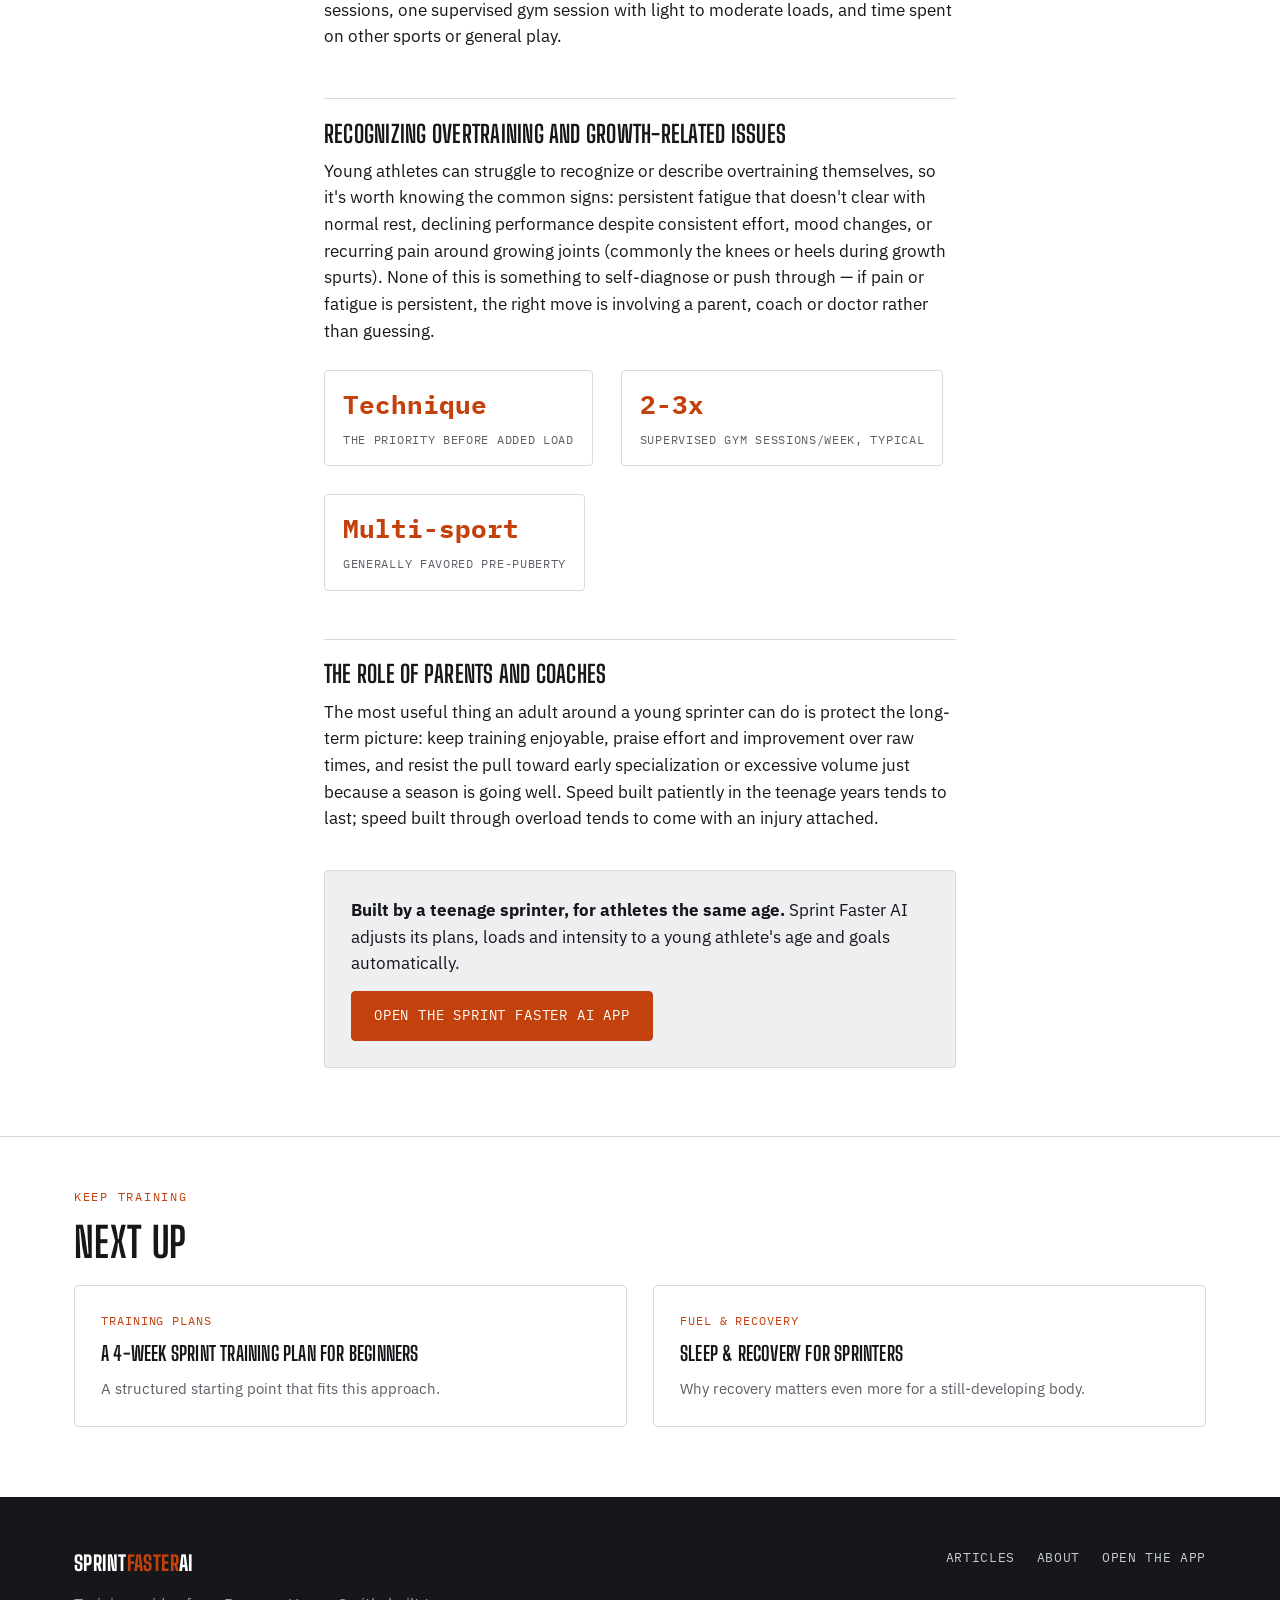
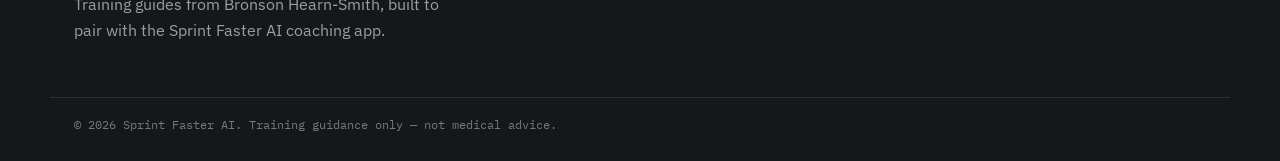
<file: blog/youth-sprint-training-guide.html>
<!DOCTYPE html>
<html lang="en">
<head>
<meta charset="UTF-8">
<meta name="viewport" content="width=device-width, initial-scale=1.0">
<title>Youth Sprint Training: A Safe, Effective Guide for Teen Athletes</title>
<meta name="description" content="How young athletes can build real sprint speed safely — technique-first training, strength training myths, avoiding burnout, and the role of parents and coaches.">
<link rel="canonical" href="https://sprintfasterai.com/blog/youth-sprint-training-guide.html">
<link rel="icon" href="data:image/svg+xml,%3Csvg xmlns='http://www.w3.org/2000/svg' viewBox='0 0 32 32'%3E%3Crect width='32' height='32' rx='6' fill='%23c2410c'/%3E%3Crect x='4' y='14' width='24' height='4' fill='white'/%3E%3C/svg%3E">
<link rel="preconnect" href="https://fonts.googleapis.com">
<link rel="preconnect" href="https://fonts.gstatic.com" crossorigin>
<link href="https://fonts.googleapis.com/css2?family=Big+Shoulders+Display:wght@700;800&family=IBM+Plex+Mono:wght@500;600&family=IBM+Plex+Sans:wght@400;500;600&display=swap" rel="stylesheet">
<link rel="stylesheet" href="/css/styles.css">
<script type="application/ld+json">
{"@context":"https://schema.org","@type":"Article","headline":"Youth Sprint Training: A Safe, Effective Guide for Teen Athletes","author":{"@type":"Person","name":"Bronson Hearn-Smith"},"publisher":{"@type":"Organization","name":"Sprint Faster AI"}}
</script>
</head>
<body>
<a class="skip-link" href="#main">Skip to content</a>

<header class="site-header">
  <div class="wrap header-inner">
    <a href="/" class="logo">SPRINT<span>FASTER</span>AI</a>
    <nav class="site-nav" aria-label="Primary">
      <a href="/">Home</a>
      <a href="/blog/">Articles</a>
      <a href="/about.html">About</a>
    </nav>
    <a class="btn btn-primary" href="https://studio.com/apps/bronson/sprintfasterai">Open the App</a>
  </div>
</header>

<main id="main">
  <header class="article-head">
    <div class="wrap">
      <span class="post-tag">Youth Athletes · Lane 04</span>
      <h1>Youth Sprint Training: A Safe, Effective Guide</h1>
      <p class="dek">Training a teenage body well means playing a longer game than chasing this season's fastest time.</p>
      <div class="byline">Bronson Hearn-Smith · 9 min read</div>
    </div>
  </header>

  <article class="prose">

    <p>A lot of advice aimed at young sprinters is really just adult training, scaled down a little. That's a mistake. A 14 to 17-year-old's body is doing more than absorbing training — it's growing, and growth spurts can temporarily throw off coordination and movement quality in ways that have nothing to do with effort. Training well at this age means working with that, not against it.</p>

    <h2>Technique before intensity</h2>
    <p>The biggest long-term advantage a young athlete can build isn't a fast time at 15 — it's clean, efficient movement patterns that hold up as the body gets bigger, stronger and faster over the following years. That means spending real time on technique work (see our <a href="/blog/sprint-start-technique.html">start technique guide</a>) before chasing maximal loads or maximal sprint distances. A young athlete with great technique and moderate strength will keep improving for years; one who's strong but technically rough tends to plateau, or get hurt, sooner.</p>

    <h2>The strength training myth worth retiring</h2>
    <p>The idea that lifting weights stunts a young athlete's growth is widely repeated and not supported by the evidence — properly supervised resistance training is considered safe and beneficial for youth athletes by major sports medicine and pediatric bodies, and tends to reduce injury risk rather than increase it. The real risk isn't strength training itself, it's poor supervision, poor technique, or loading too much too soon — the same risks that apply to adults, just with a smaller margin for error.</p>

    <div class="pull">It's not lifting that's risky for young athletes — it's lifting badly, or alone, with nobody checking the technique.</div>

    <h2>Structuring a youth training week</h2>
    <p>Variety matters more here than in adult programming. Where possible, encourage multiple sports or movement patterns rather than sprinting and nothing else — most pediatric sports medicine guidance leans against single-sport specialization before puberty, partly to build broader athleticism and partly to protect against overuse injuries from repeating the exact same movements year-round. A reasonable youth sprint week might include two technique-focused track sessions, one supervised gym session with light to moderate loads, and time spent on other sports or general play.</p>

    <h2>Recognizing overtraining and growth-related issues</h2>
    <p>Young athletes can struggle to recognize or describe overtraining themselves, so it's worth knowing the common signs: persistent fatigue that doesn't clear with normal rest, declining performance despite consistent effort, mood changes, or recurring pain around growing joints (commonly the knees or heels during growth spurts). None of this is something to self-diagnose or push through — if pain or fatigue is persistent, the right move is involving a parent, coach or doctor rather than guessing.</p>

    <div class="stat-row">
      <div class="stat"><b>Technique</b><span>The priority before added load</span></div>
      <div class="stat"><b>2-3x</b><span>Supervised gym sessions/week, typical</span></div>
      <div class="stat"><b>Multi-sport</b><span>Generally favored pre-puberty</span></div>
    </div>

    <h2>The role of parents and coaches</h2>
    <p>The most useful thing an adult around a young sprinter can do is protect the long-term picture: keep training enjoyable, praise effort and improvement over raw times, and resist the pull toward early specialization or excessive volume just because a season is going well. Speed built patiently in the teenage years tends to last; speed built through overload tends to come with an injury attached.</p>

    <div class="inline-cta">
      <p><strong>Built by a teenage sprinter, for athletes the same age.</strong> Sprint Faster AI adjusts its plans, loads and intensity to a young athlete's age and goals automatically.</p>
      <a class="btn btn-primary" href="https://studio.com/apps/bronson/sprintfasterai">Open the Sprint Faster AI app</a>
    </div>

  </article>

  <section class="related">
    <div class="wrap">
      <p class="eyebrow">Keep training</p>
      <h2>Next up</h2>
      <div class="card-grid">
        <article class="post-card">
          <span class="post-tag">Training Plans</span>
          <h3><a href="/blog/beginner-sprint-training-plan.html">A 4-Week Sprint Training Plan for Beginners</a></h3>
          <p class="post-excerpt">A structured starting point that fits this approach.</p>
        </article>
        <article class="post-card">
          <span class="post-tag">Fuel &amp; Recovery</span>
          <h3><a href="/blog/sleep-recovery-for-sprinters.html">Sleep &amp; Recovery for Sprinters</a></h3>
          <p class="post-excerpt">Why recovery matters even more for a still-developing body.</p>
        </article>
      </div>
    </div>
  </section>

</main>

<footer class="site-footer">
  <div class="wrap footer-inner">
    <div>
      <a href="/" class="logo">SPRINT<span>FASTER</span>AI</a>
      <p>Training guides from Bronson Hearn-Smith, built to pair with the Sprint Faster AI coaching app.</p>
    </div>
    <nav class="footer-links" aria-label="Footer">
      <a href="/blog/">Articles</a>
      <a href="/about.html">About</a>
      <a href="https://studio.com/apps/bronson/sprintfasterai">Open the App</a>
    </nav>
  </div>
  <div class="wrap footer-bottom">© 2026 Sprint Faster AI. Training guidance only — not medical advice.</div>
</footer>

</body>
</html>
</file>
<file: css/styles.css>
/* ==========================================================================
   Sprint Faster AI — content hub
   Design tokens: track-red (signature), lane-white (canvas), ink (text),
   pb-gold (reserved accent), asphalt (muted text), paper (cards)
   ========================================================================== */

:root {
  --track-red: #c2410c;
  --track-red-dark: #9a330a;
  --ink: #15171a;
  --lane-white: #edeff1;
  --paper: #ffffff;
  --pb-gold: #c99a3d;
  --asphalt: #5b5f66;
  --line: #d8dadd;

  --font-display: "Big Shoulders Display", "Arial Narrow", sans-serif;
  --font-body: "IBM Plex Sans", -apple-system, sans-serif;
  --font-mono: "IBM Plex Mono", "Courier New", monospace;

  --max: 1180px;
  --radius: 4px;
}

* { box-sizing: border-box; }
html { scroll-behavior: smooth; }

body {
  margin: 0;
  font-family: var(--font-body);
  color: var(--ink);
  background: var(--paper);
  line-height: 1.6;
  -webkit-font-smoothing: antialiased;
}

img { max-width: 100%; display: block; }

a { color: var(--track-red); text-decoration: none; }
a:hover { text-decoration: underline; }

h1, h2, h3, h4 {
  font-family: var(--font-display);
  font-weight: 700;
  text-transform: uppercase;
  letter-spacing: 0.01em;
  line-height: 1.05;
  margin: 0 0 0.5em;
}

h1 { font-size: clamp(2.4rem, 6vw, 4.6rem); font-weight: 800; }
h2 { font-size: clamp(1.7rem, 3.4vw, 2.6rem); }
h3 { font-size: clamp(1.2rem, 2.2vw, 1.5rem); }

p { margin: 0 0 1.1em; }

.wrap {
  max-width: var(--max);
  margin: 0 auto;
  padding: 0 24px;
}

.eyebrow {
  font-family: var(--font-mono);
  font-size: 0.78rem;
  letter-spacing: 0.14em;
  text-transform: uppercase;
  color: var(--track-red);
}

/* Buttons -------------------------------------------------------------- */

.btn {
  display: inline-flex;
  align-items: center;
  gap: 8px;
  font-family: var(--font-mono);
  font-size: 0.85rem;
  letter-spacing: 0.06em;
  text-transform: uppercase;
  padding: 13px 22px;
  border-radius: var(--radius);
  border: 1px solid var(--ink);
  white-space: nowrap;
}
.btn:hover { text-decoration: none; }

.btn-primary {
  background: var(--track-red);
  border-color: var(--track-red);
  color: var(--paper);
}
.btn-primary:hover { background: var(--track-red-dark); border-color: var(--track-red-dark); }

.btn-ghost {
  background: transparent;
  border-color: var(--ink);
  color: var(--ink);
}
.btn-ghost:hover { background: var(--ink); color: var(--paper); }

/* Skip link / focus ------------------------------------------------------ */

a:focus-visible, button:focus-visible {
  outline: 3px solid var(--track-red);
  outline-offset: 2px;
}

.skip-link {
  position: absolute;
  left: -999px;
  top: 0;
  background: var(--ink);
  color: var(--paper);
  padding: 10px 16px;
  z-index: 100;
}
.skip-link:focus { left: 12px; top: 12px; }

/* Header ----------------------------------------------------------------- */

.site-header {
  border-bottom: 1px solid var(--line);
  position: sticky;
  top: 0;
  background: rgba(255, 255, 255, 0.94);
  backdrop-filter: blur(6px);
  z-index: 50;
}

.header-inner {
  display: flex;
  align-items: center;
  justify-content: space-between;
  gap: 20px;
  padding-top: 16px;
  padding-bottom: 16px;
  flex-wrap: wrap;
}

.logo {
  font-family: var(--font-display);
  font-size: 1.3rem;
  font-weight: 800;
  letter-spacing: 0.02em;
  color: var(--ink);
}
.logo span { color: var(--track-red); }
.logo:hover { text-decoration: none; }

.site-nav {
  display: flex;
  gap: 26px;
  font-family: var(--font-mono);
  font-size: 0.82rem;
  letter-spacing: 0.06em;
  text-transform: uppercase;
}
.site-nav a { color: var(--ink); }
.site-nav a:hover { color: var(--track-red); text-decoration: none; }

/* Hero --------------------------------------------------------------------*/

.hero {
  background: var(--ink);
  color: var(--paper);
  padding: 78px 0 64px;
  position: relative;
  overflow: hidden;
}

.hero::before {
  content: "";
  position: absolute;
  inset: 0;
  background-image: repeating-linear-gradient(
    to bottom,
    transparent 0,
    transparent 78px,
    rgba(255, 255, 255, 0.06) 78px,
    rgba(255, 255, 255, 0.06) 80px
  );
  pointer-events: none;
}

.hero .wrap { position: relative; }

.hero h1 { color: var(--paper); max-width: 14ch; }
.hero h1 em { color: var(--track-red); font-style: normal; }

.hero-sub {
  font-size: 1.15rem;
  max-width: 46ch;
  color: #c9cbce;
  margin-top: 18px;
}

.hero-actions {
  display: flex;
  gap: 14px;
  margin-top: 30px;
  flex-wrap: wrap;
}

.hero-actions .btn-ghost { border-color: #565a60; color: var(--paper); }
.hero-actions .btn-ghost:hover { background: var(--paper); color: var(--ink); border-color: var(--paper); }

/* Lane strip — signature element ------------------------------------------ */

.lanes {
  border-top: 1px solid var(--line);
  border-bottom: 1px solid var(--line);
}

.lane {
  display: grid;
  grid-template-columns: 90px 1fr auto;
  align-items: center;
  gap: 22px;
  padding: 26px 0;
  border-bottom: 1px solid var(--line);
  position: relative;
  text-decoration: none;
  color: var(--ink);
}
.lane:last-child { border-bottom: none; }

.lane::after {
  content: "";
  position: absolute;
  left: 0;
  bottom: -1px;
  height: 2px;
  width: 0%;
  background: var(--track-red);
  transition: width 0.3s ease;
}
.lane:hover::after { width: 100%; }
.lane:hover .lane-num { color: var(--track-red); }
.lane:hover { text-decoration: none; }

.lane-num {
  font-family: var(--font-mono);
  font-size: 2.6rem;
  font-weight: 600;
  color: var(--line);
  transition: color 0.3s ease;
}

.lane-body h3 { margin-bottom: 4px; }
.lane-body p { margin: 0; color: var(--asphalt); font-size: 0.96rem; max-width: 56ch; }

.lane-go {
  font-family: var(--font-mono);
  font-size: 0.8rem;
  text-transform: uppercase;
  letter-spacing: 0.08em;
  color: var(--asphalt);
}

/* Section scaffolding ------------------------------------------------------*/

.section { padding: 70px 0; }
.section-tight { padding: 44px 0; }
.section-alt { background: var(--lane-white); }

.section-head {
  display: flex;
  justify-content: space-between;
  align-items: baseline;
  flex-wrap: wrap;
  gap: 16px;
  margin-bottom: 36px;
}

.section-head p { color: var(--asphalt); margin: 0; max-width: 48ch; }

/* Article / post cards ------------------------------------------------------*/

.card-grid {
  display: grid;
  grid-template-columns: repeat(auto-fit, minmax(280px, 1fr));
  gap: 26px;
}

.post-card {
  border: 1px solid var(--line);
  border-radius: var(--radius);
  padding: 26px;
  background: var(--paper);
  display: flex;
  flex-direction: column;
  gap: 12px;
  transition: border-color 0.2s ease, transform 0.2s ease;
}
.post-card:hover {
  border-color: var(--track-red);
  transform: translateY(-3px);
}

.post-tag {
  font-family: var(--font-mono);
  font-size: 0.72rem;
  letter-spacing: 0.08em;
  text-transform: uppercase;
  color: var(--track-red);
}

.post-card h3 { margin-bottom: 0; font-size: 1.25rem; }
.post-card h3 a { color: var(--ink); }
.post-card h3 a:hover { color: var(--track-red); text-decoration: none; }

.post-excerpt { color: var(--asphalt); font-size: 0.95rem; margin: 0; flex-grow: 1; }

.post-meta {
  font-family: var(--font-mono);
  font-size: 0.76rem;
  color: var(--asphalt);
  text-transform: uppercase;
  letter-spacing: 0.04em;
}

/* CTA band ------------------------------------------------------------------*/

.cta-band {
  background: var(--track-red);
  color: var(--paper);
  padding: 54px 0;
}
.cta-band h2 { color: var(--paper); margin-bottom: 10px; }
.cta-band p { color: #fde6da; max-width: 50ch; margin-bottom: 26px; }
.cta-band .btn-primary { background: var(--ink); border-color: var(--ink); }
.cta-band .btn-primary:hover { background: #000; border-color: #000; }
.cta-band .btn-ghost { border-color: rgba(255,255,255,0.6); color: var(--paper); }
.cta-band .btn-ghost:hover { background: var(--paper); color: var(--track-red); }

.cta-flex {
  display: flex;
  justify-content: space-between;
  align-items: center;
  gap: 30px;
  flex-wrap: wrap;
}

/* Article / long-form prose --------------------------------------------------*/

.article-head {
  padding: 54px 0 36px;
  border-bottom: 1px solid var(--line);
}

.article-head .post-tag { display: block; margin-bottom: 14px; }
.article-head h1 { font-size: clamp(2rem, 4.6vw, 3.1rem); max-width: 24ch; }
.article-head .dek { font-size: 1.1rem; color: var(--asphalt); max-width: 62ch; margin-top: 14px; }

.byline {
  display: flex;
  gap: 14px;
  align-items: center;
  margin-top: 26px;
  font-family: var(--font-mono);
  font-size: 0.8rem;
  color: var(--asphalt);
  text-transform: uppercase;
  letter-spacing: 0.04em;
}

.prose {
  max-width: 68ch;
  margin: 0 auto;
  padding: 50px 24px 30px;
}

.prose h2 {
  margin-top: 2em;
  font-size: 1.5rem;
  border-top: 1px solid var(--line);
  padding-top: 0.9em;
}
.prose h2:first-child { border-top: none; padding-top: 0; margin-top: 0; }
.prose h3 { margin-top: 1.6em; font-size: 1.15rem; text-transform: none; letter-spacing: normal; }
.prose p { font-size: 1.04rem; }
.prose ul, .prose ol { padding-left: 1.3em; margin: 0 0 1.2em; }
.prose li { margin-bottom: 0.5em; font-size: 1.02rem; }
.prose strong { color: var(--ink); }

.pull {
  font-family: var(--font-display);
  font-size: 1.5rem;
  text-transform: none;
  letter-spacing: normal;
  font-weight: 700;
  color: var(--track-red);
  border-left: 3px solid var(--track-red);
  padding-left: 20px;
  margin: 1.8em 0;
  max-width: 90%;
}

.stat-row {
  display: flex;
  gap: 28px;
  flex-wrap: wrap;
  margin: 1.6em 0 2em;
  font-family: var(--font-mono);
}
.stat {
  border: 1px solid var(--line);
  border-radius: var(--radius);
  padding: 14px 18px;
  min-width: 120px;
}
.stat b { display: block; font-size: 1.6rem; color: var(--track-red); }
.stat span { font-size: 0.72rem; color: var(--asphalt); text-transform: uppercase; letter-spacing: 0.06em; }

.inline-cta {
  background: var(--lane-white);
  border: 1px solid var(--line);
  border-radius: var(--radius);
  padding: 26px;
  margin: 2.4em 0;
}
.inline-cta p { margin-bottom: 14px; }

.related {
  border-top: 1px solid var(--line);
  padding: 50px 0 70px;
}

/* About / bio -----------------------------------------------------------*/

.bio-grid {
  display: grid;
  grid-template-columns: 200px 1fr;
  gap: 50px;
  align-items: start;
}

.bio-mark {
  width: 100%;
  aspect-ratio: 1;
  border-radius: var(--radius);
  background: var(--ink);
  display: flex;
  align-items: center;
  justify-content: center;
  font-family: var(--font-display);
  font-size: 3.4rem;
  font-weight: 800;
  color: var(--track-red);
}

/* Footer -------------------------------------------------------------------*/

.site-footer {
  background: var(--ink);
  color: #c9cbce;
  padding-top: 50px;
}

.footer-inner {
  display: flex;
  justify-content: space-between;
  gap: 40px;
  flex-wrap: wrap;
  padding-bottom: 36px;
  border-bottom: 1px solid #2b2e33;
}

.footer-inner .logo { color: var(--paper); }
.footer-inner p { max-width: 38ch; color: #9a9ea3; margin-top: 12px; }

.footer-links {
  display: flex;
  gap: 22px;
  font-family: var(--font-mono);
  font-size: 0.82rem;
  text-transform: uppercase;
  letter-spacing: 0.05em;
}
.footer-links a { color: #c9cbce; }
.footer-links a:hover { color: var(--track-red); }

.footer-bottom {
  padding: 18px 24px 26px;
  font-family: var(--font-mono);
  font-size: 0.74rem;
  color: #75787d;
}

/* Responsive ----------------------------------------------------------------*/

@media (max-width: 720px) {
  .lane { grid-template-columns: 56px 1fr; }
  .lane-go { display: none; }
  .bio-grid { grid-template-columns: 1fr; }
  .bio-mark { width: 120px; }
  .cta-flex { flex-direction: column; align-items: flex-start; }
}

@media (prefers-reduced-motion: reduce) {
  * { transition: none !important; scroll-behavior: auto !important; }
}
</file>
